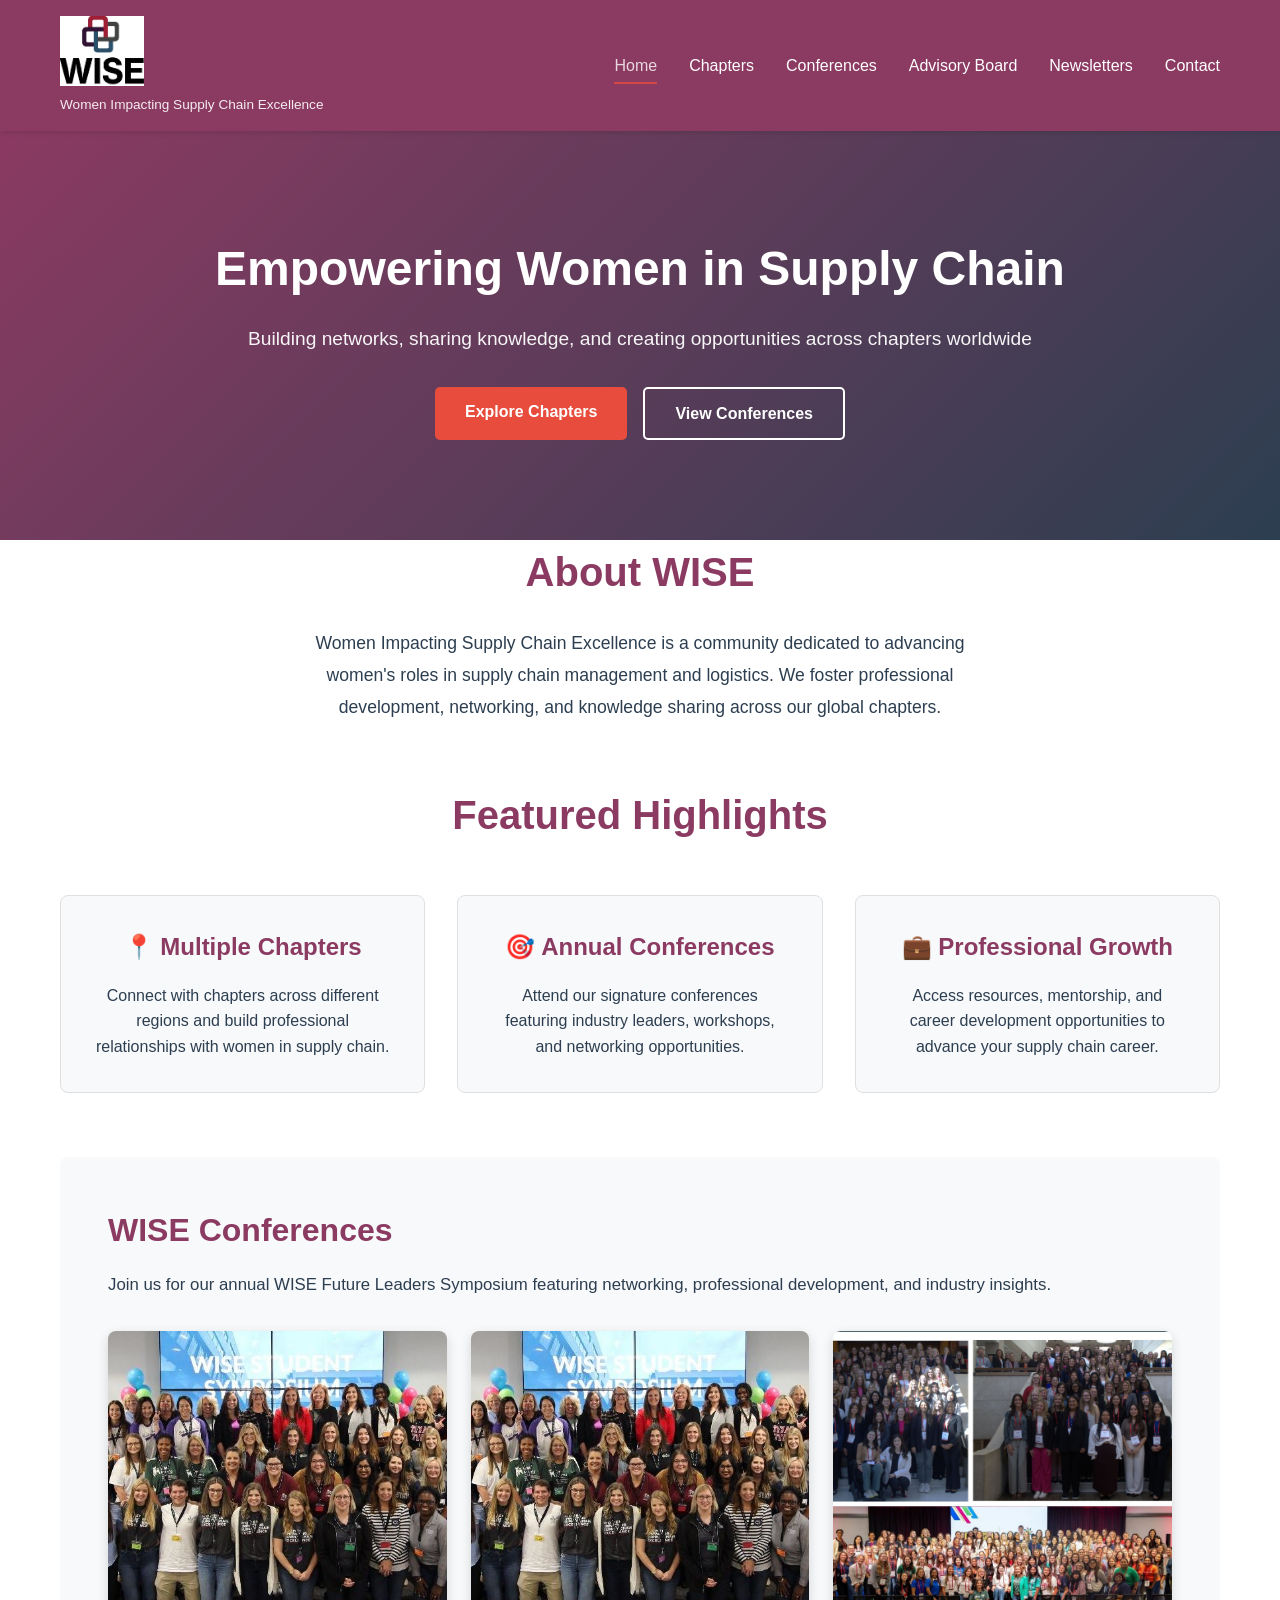
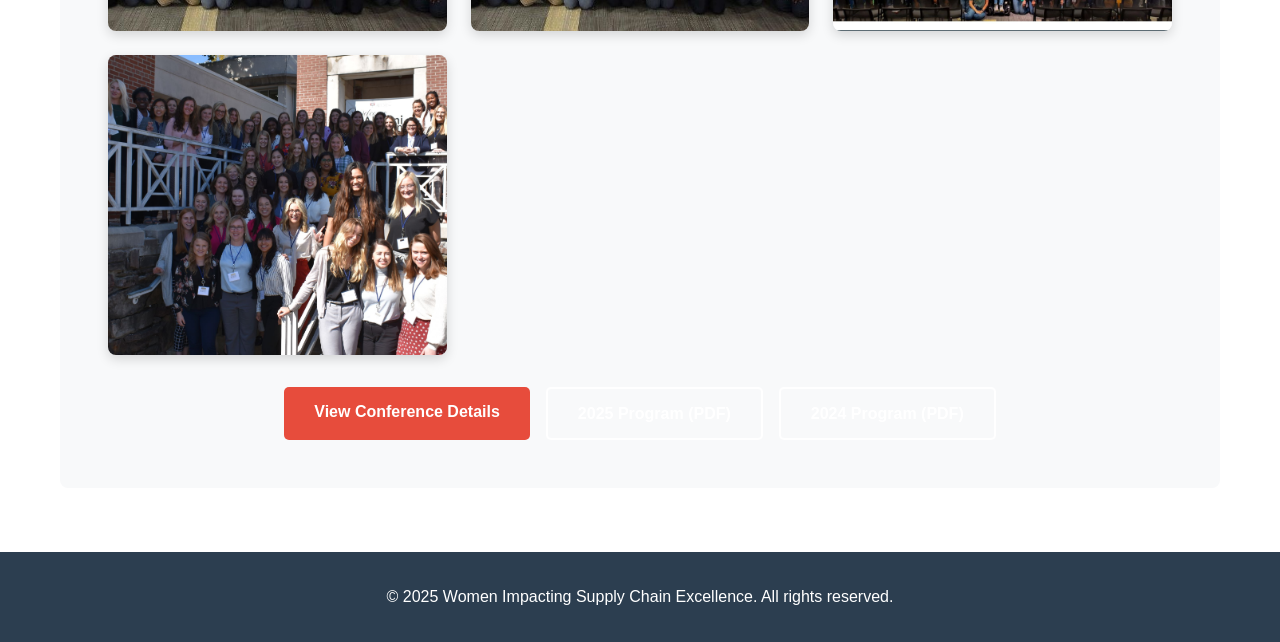
<file: index.html>
<!DOCTYPE html>
<html lang="en">
<head>
    <meta charset="UTF-8">
    <meta name="viewport" content="width=device-width, initial-scale=1.0">
    <title>WISE - Women Impacting Supply Chain Excellence</title>
    <link rel="icon" href="images/WISE_student_logo-color.jpg" type="image/jpeg">
    <link rel="stylesheet" href="css/styles.css">
</head>
<body>
    <nav class="navbar">
        <div class="container">
            <div class="logo">
                <img src="images/WISE_student_logo-color.jpg" alt="WISE Logo" class="logo-img">
                <p class="tagline">Women Impacting Supply Chain Excellence</p>
            </div>
            <ul class="nav-links">
                <li><a href="index.html" class="active">Home</a></li>
                <li><a href="pages/chapters.html">Chapters</a></li>
                <li><a href="pages/conferences.html">Conferences</a></li>
                <li><a href="pages/advisory-board.html">Advisory Board</a></li>
                <li><a href="pages/newsletters.html">Newsletters</a></li>
                <li><a href="pages/contact.html">Contact</a></li>
            </ul>
            <button class="menu-toggle" id="menuToggle">☰</button>
        </div>
    </nav>

    <header class="hero">
        <div class="hero-content">
            <h2>Empowering Women in Supply Chain</h2>
            <p>Building networks, sharing knowledge, and creating opportunities across chapters worldwide</p>
            <div class="cta-buttons">
                <a href="pages/chapters.html" class="btn btn-primary">Explore Chapters</a>
                <a href="pages/conferences.html" class="btn btn-secondary">View Conferences</a>
            </div>
        </div>
    </header>

    <main class="container">
        <section class="about">
            <h2>About WISE</h2>
            <p>Women Impacting Supply Chain Excellence is a community dedicated to advancing women's roles in supply chain management and logistics. We foster professional development, networking, and knowledge sharing across our global chapters.</p>
        </section>

        <section class="featured">
            <h2>Featured Highlights</h2>
            <div class="cards-grid">
                <div class="card">
                    <h3>📍 Multiple Chapters</h3>
                    <p>Connect with chapters across different regions and build professional relationships with women in supply chain.</p>
                </div>
                <div class="card">
                    <h3>🎯 Annual Conferences</h3>
                    <p>Attend our signature conferences featuring industry leaders, workshops, and networking opportunities.</p>
                </div>
                <div class="card">
                    <h3>💼 Professional Growth</h3>
                    <p>Access resources, mentorship, and career development opportunities to advance your supply chain career.</p>
                </div>
            </div>
        </section>

        <section class="conference-highlights">
            <h2>WISE Conferences</h2>
            <p>Join us for our annual WISE Future Leaders Symposium featuring networking, professional development, and industry insights.</p>
            <div class="conference-gallery">
                <img src="Resources/Photo keeping/Conferences/First Conference.jpeg" alt="WISE Conference" class="conf-photo">
                <img src="Resources/Photo keeping/Conferences/1757960559770.jpeg" alt="WISE Conference Attendees" class="conf-photo">
                <img src="Resources/Photo keeping/Conferences/1757960559731.jpeg" alt="WISE Conference Event" class="conf-photo">
                <img src="Resources/Photo keeping/Conferences/1757960562400.jpeg" alt="WISE Conference Networking" class="conf-photo">
            </div>
            <div class="conference-links">
                <a href="pages/conferences.html" class="btn btn-primary">View Conference Details</a>
                <a href="Resources/Conference/2025-WISE-Future-Leaders-Symposium%20program%20compressed.pdf" class="btn btn-secondary" target="_blank">2025 Program (PDF)</a>
                <a href="Resources/Conference/2024-WISE-Future-Leaders-Symposium.pdf" class="btn btn-secondary" target="_blank">2024 Program (PDF)</a>
            </div>
        </section>
    </main>

    <footer>
        <div class="container">
            <p>&copy; 2025 Women Impacting Supply Chain Excellence. All rights reserved.</p>
        </div>
    </footer>

    <script src="js/script.js"></script>
</body>
</html>
</file>
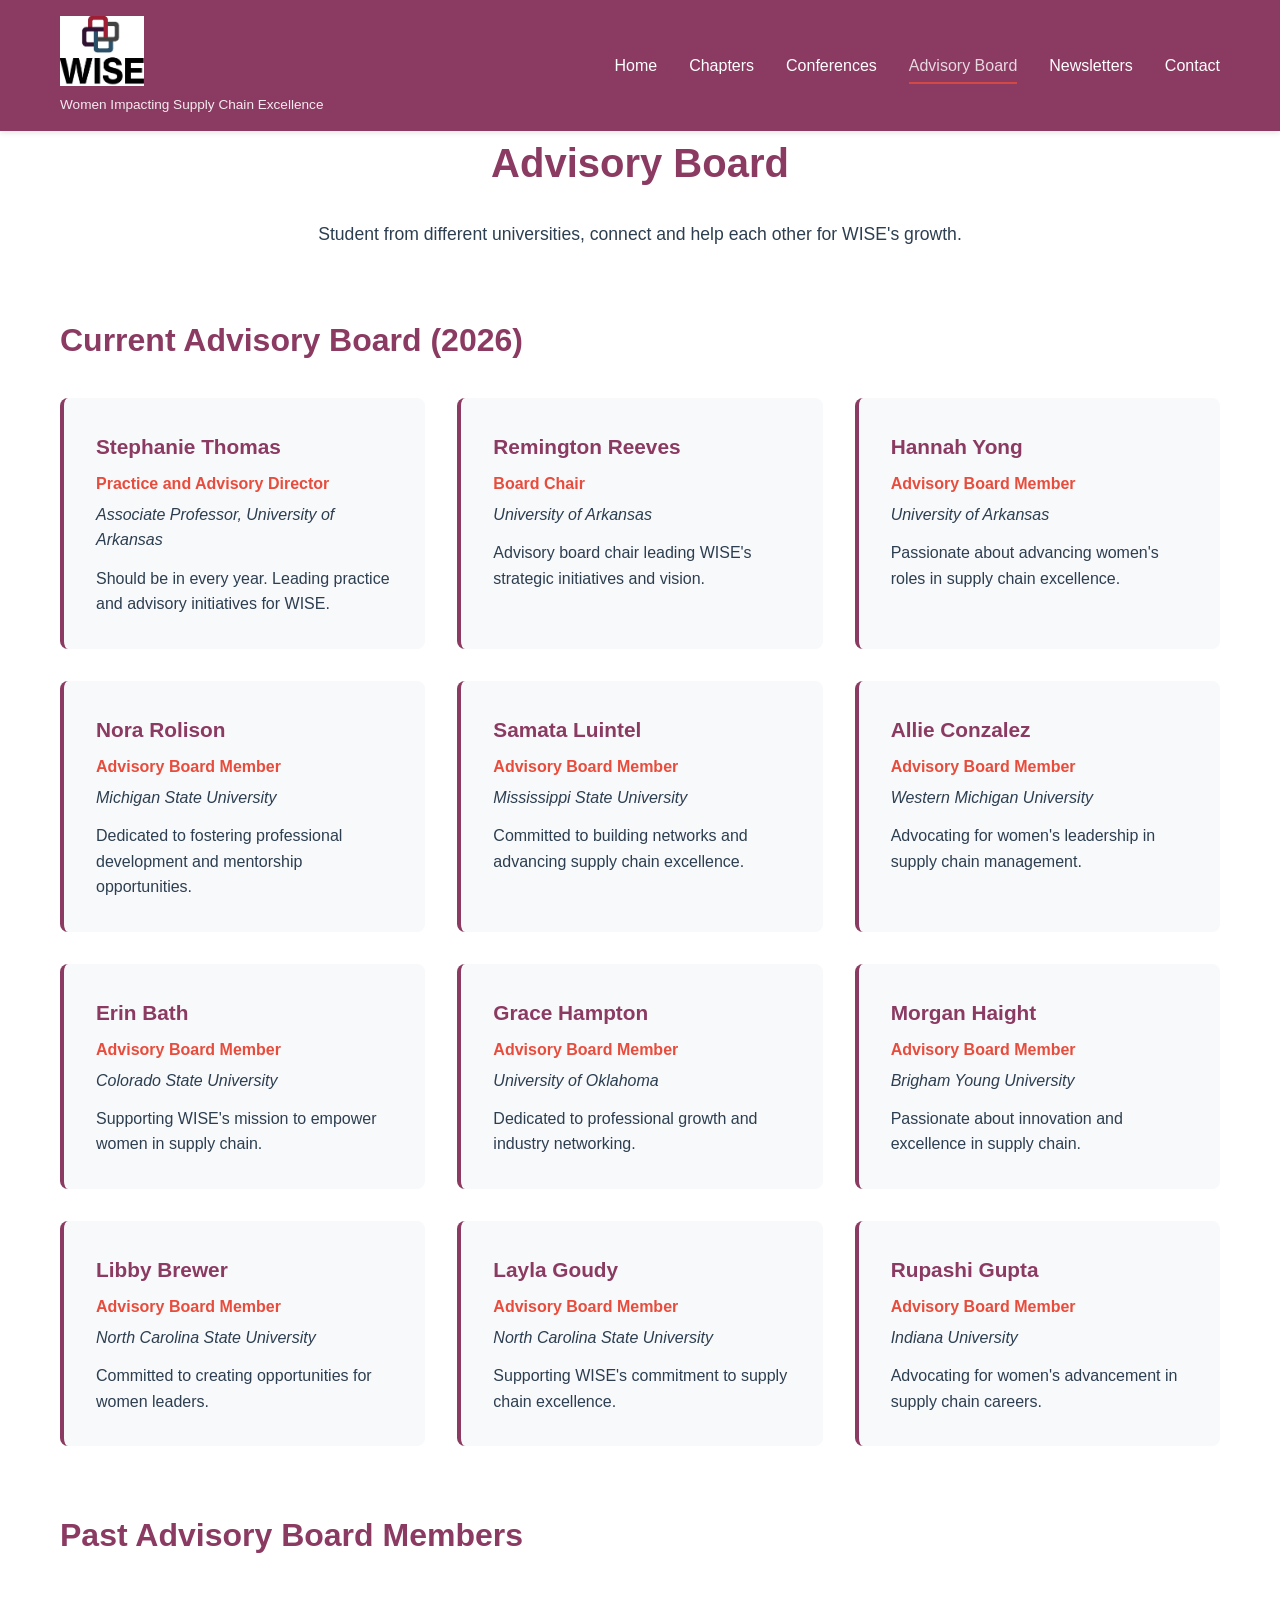
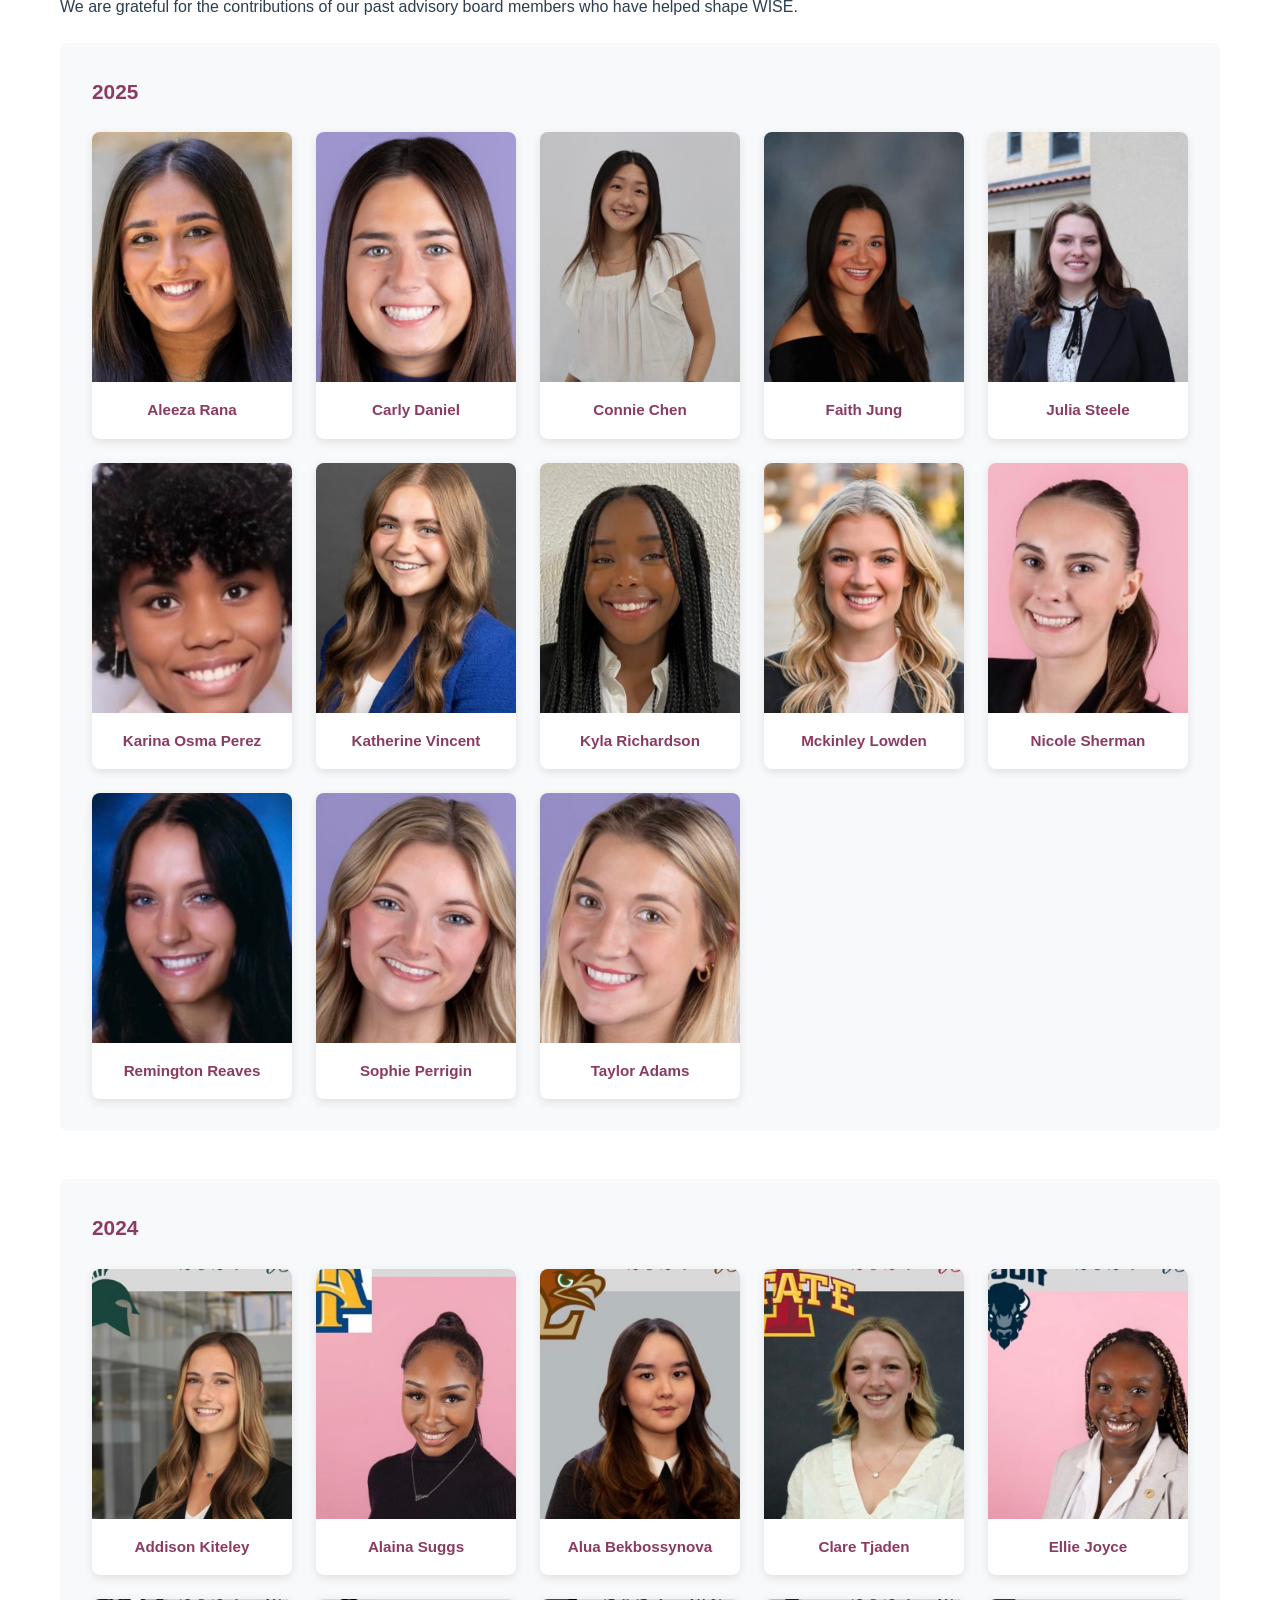
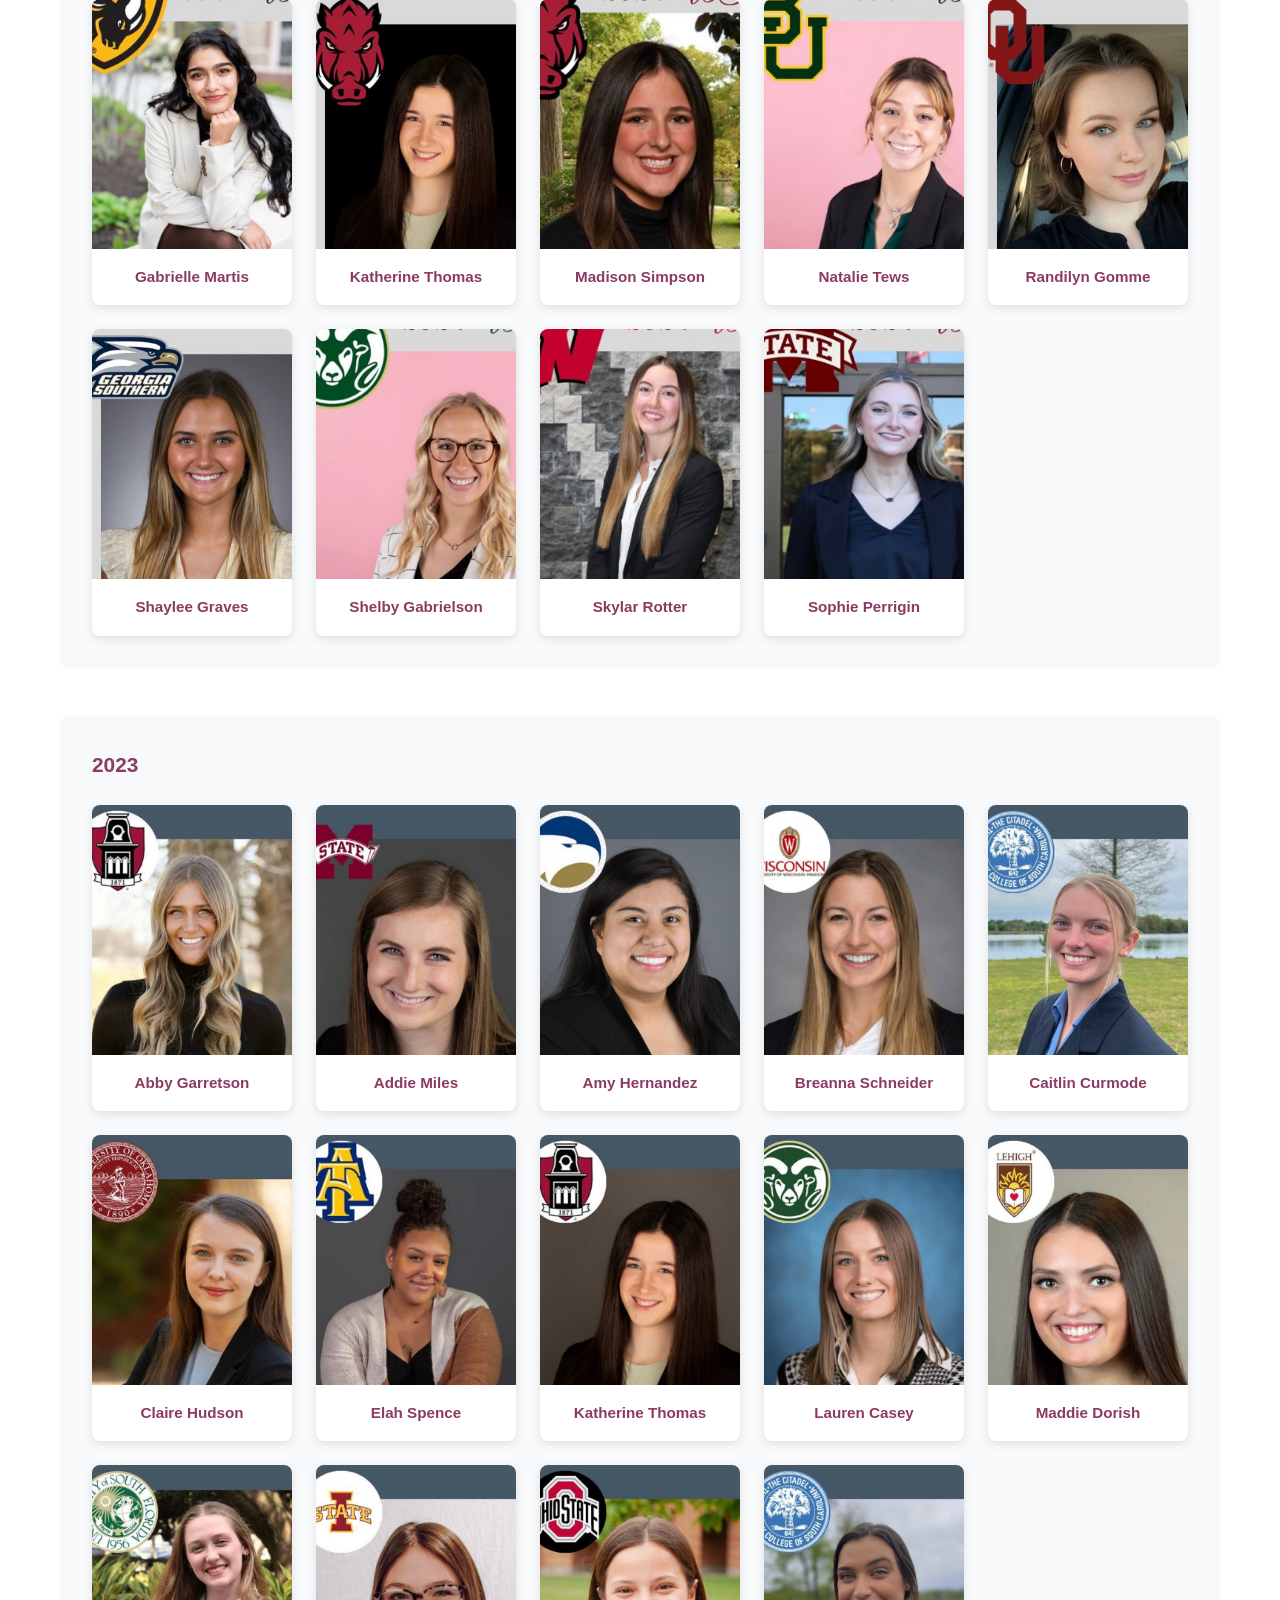
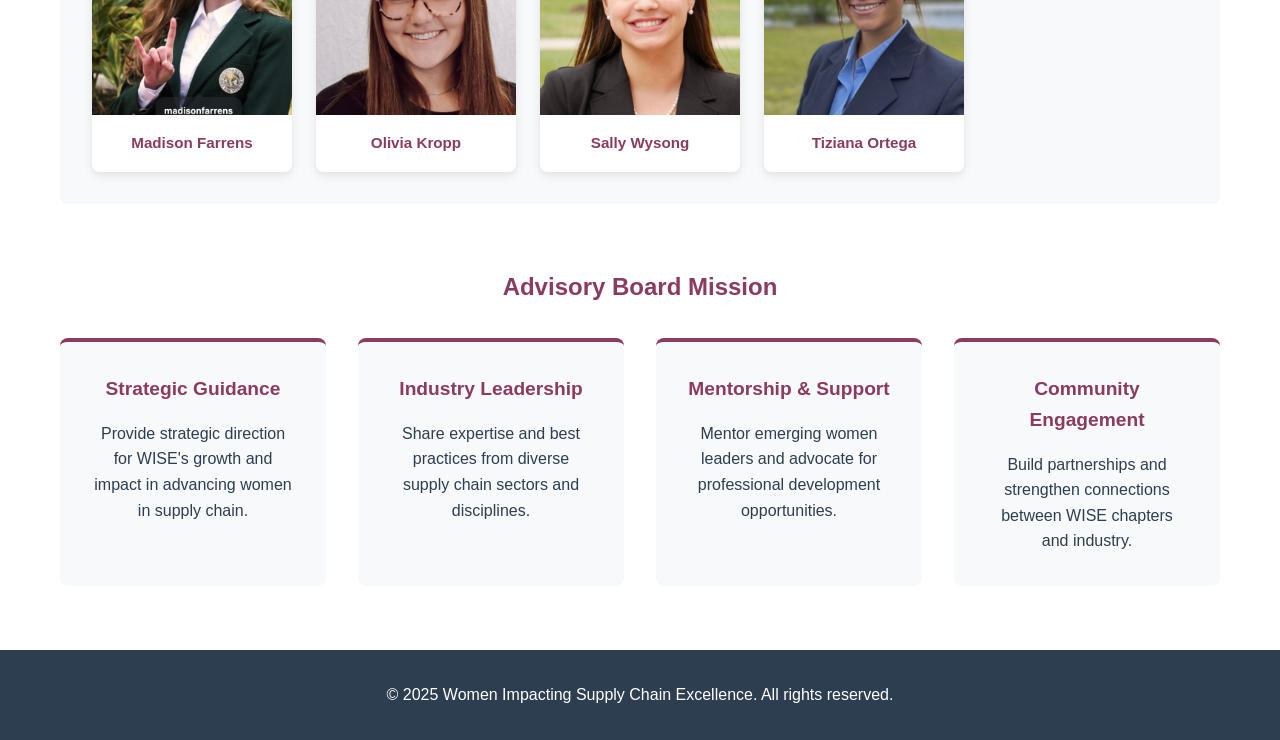
<file: pages/advisory-board.html>
<!DOCTYPE html>
<html lang="en">
<head>
    <meta charset="UTF-8">
    <meta name="viewport" content="width=device-width, initial-scale=1.0">
    <title>Advisory Board - WISE</title>
    <link rel="icon" href="../images/WISE_student_logo-color.jpg" type="image/jpeg">
    <link rel="stylesheet" href="../css/styles.css">
</head>
<body>
    <nav class="navbar">
        <div class="container">
            <div class="logo">
                <img src="../images/WISE_student_logo-color.jpg" alt="WISE Logo" class="logo-img">
                <p class="tagline">Women Impacting Supply Chain Excellence</p>
            </div>
            <ul class="nav-links">
                <li><a href="../index.html">Home</a></li>
                <li><a href="chapters.html">Chapters</a></li>
                <li><a href="conferences.html">Conferences</a></li>
                <li><a href="advisory-board.html" class="active">Advisory Board</a></li>
                <li><a href="newsletters.html">Newsletters</a></li>
                <li><a href="contact.html">Contact</a></li>
            </ul>
            <button class="menu-toggle" id="menuToggle">☰</button>
        </div>
    </nav>

    <main class="container">
        <section class="about">
            <h2>Advisory Board</h2>
            <p> Student from different universities, connect and help each other for WISE's growth. </p>
        </section>

        <section class="advisory-section">
            <h2>Current Advisory Board (2026)</h2>
            <div class="board-grid">
                <div class="board-member">
                    <div class="member-info">
                        <h3>Stephanie Thomas</h3>
                        <p class="title">Practice and Advisory Director</p>
                        <p class="company">Associate Professor, University of Arkansas</p>
                        <p class="bio">Should be in every year. Leading practice and advisory initiatives for WISE.</p>
                    </div>
                </div>

                <div class="board-member">
                    <div class="member-info">
                        <h3>Remington Reeves</h3>
                        <p class="title">Board Chair</p>
                        <p class="company">University of Arkansas</p>
                        <p class="bio">Advisory board chair leading WISE's strategic initiatives and vision.</p>
                    </div>
                </div>

                <div class="board-member">
                    <div class="member-info">
                        <h3>Hannah Yong</h3>
                        <p class="title">Advisory Board Member</p>
                        <p class="company">University of Arkansas</p>
                        <p class="bio">Passionate about advancing women's roles in supply chain excellence.</p>
                    </div>
                </div>

                <div class="board-member">
                    <div class="member-info">
                        <h3>Nora Rolison</h3>
                        <p class="title">Advisory Board Member</p>
                        <p class="company">Michigan State University</p>
                        <p class="bio">Dedicated to fostering professional development and mentorship opportunities.</p>
                    </div>
                </div>

                <div class="board-member">
                    <div class="member-info">
                        <h3>Samata Luintel</h3>
                        <p class="title">Advisory Board Member</p>
                        <p class="company">Mississippi State University</p>
                        <p class="bio">Committed to building networks and advancing supply chain excellence.</p>
                    </div>
                </div>

                <div class="board-member">
                    <div class="member-info">
                        <h3>Allie Conzalez</h3>
                        <p class="title">Advisory Board Member</p>
                        <p class="company">Western Michigan University</p>
                        <p class="bio">Advocating for women's leadership in supply chain management.</p>
                    </div>
                </div>

                <div class="board-member">
                    <div class="member-info">
                        <h3>Erin Bath</h3>
                        <p class="title">Advisory Board Member</p>
                        <p class="company">Colorado State University</p>
                        <p class="bio">Supporting WISE's mission to empower women in supply chain.</p>
                    </div>
                </div>

                <div class="board-member">
                    <div class="member-info">
                        <h3>Grace Hampton</h3>
                        <p class="title">Advisory Board Member</p>
                        <p class="company">University of Oklahoma</p>
                        <p class="bio">Dedicated to professional growth and industry networking.</p>
                    </div>
                </div>

                <div class="board-member">
                    <div class="member-info">
                        <h3>Morgan Haight</h3>
                        <p class="title">Advisory Board Member</p>
                        <p class="company">Brigham Young University</p>
                        <p class="bio">Passionate about innovation and excellence in supply chain.</p>
                    </div>
                </div>

                <div class="board-member">
                    <div class="member-info">
                        <h3>Libby Brewer</h3>
                        <p class="title">Advisory Board Member</p>
                        <p class="company">North Carolina State University</p>
                        <p class="bio">Committed to creating opportunities for women leaders.</p>
                    </div>
                </div>

                <div class="board-member">
                    <div class="member-info">
                        <h3>Layla Goudy</h3>
                        <p class="title">Advisory Board Member</p>
                        <p class="company">North Carolina State University</p>
                        <p class="bio">Supporting WISE's commitment to supply chain excellence.</p>
                    </div>
                </div>

                <div class="board-member">
                    <div class="member-info">
                        <h3>Rupashi Gupta</h3>
                        <p class="title">Advisory Board Member</p>
                        <p class="company">Indiana University</p>
                        <p class="bio">Advocating for women's advancement in supply chain careers.</p>
                    </div>
                </div>
            </div>
        </section>

        <section class="advisory-section">
            <h2>Past Advisory Board Members</h2>
            <p style="margin-bottom: 1.5rem;">We are grateful for the contributions of our past advisory board members who have helped shape WISE.</p>
            
            <div class="past-board-container">
                <div class="past-board-period" data-year="2025">
                    <h3>2025</h3>
                    <div class="photo-gallery">
                        <div class="board-photo-card">
                            <img src="../Resources/Photo keeping/AdvisoryBoard_2025/Aleeza Rana.jpg" alt="Aleeza Rana" class="board-photo">
                            <p class="photo-name">Aleeza Rana</p>
                        </div>
                        <div class="board-photo-card">
                            <img src="../Resources/Photo keeping/AdvisoryBoard_2025/Carly Daniel.jpg" alt="Carly Daniel" class="board-photo">
                            <p class="photo-name">Carly Daniel</p>
                        </div>
                        <div class="board-photo-card">
                            <img src="../Resources/Photo keeping/AdvisoryBoard_2025/Connie Chen.jpg" alt="Connie Chen" class="board-photo">
                            <p class="photo-name">Connie Chen</p>
                        </div>
                        <div class="board-photo-card">
                            <img src="../Resources/Photo keeping/AdvisoryBoard_2025/Faith Jung.jpg" alt="Faith Jung" class="board-photo">
                            <p class="photo-name">Faith Jung</p>
                        </div>
                        <div class="board-photo-card">
                            <img src="../Resources/Photo keeping/AdvisoryBoard_2025/Julia Steele.jpg" alt="Julia Steele" class="board-photo">
                            <p class="photo-name">Julia Steele</p>
                        </div>
                        <div class="board-photo-card">
                            <img src="../Resources/Photo keeping/AdvisoryBoard_2025/Karina Osma Perez.jpg" alt="Karina Osma Perez" class="board-photo">
                            <p class="photo-name">Karina Osma Perez</p>
                        </div>
                        <div class="board-photo-card">
                            <img src="../Resources/Photo keeping/AdvisoryBoard_2025/Katherine Vincent.jpg" alt="Katherine Vincent" class="board-photo">
                            <p class="photo-name">Katherine Vincent</p>
                        </div>
                        <div class="board-photo-card">
                            <img src="../Resources/Photo keeping/AdvisoryBoard_2025/Kyla Richardson.jpg" alt="Kyla Richardson" class="board-photo">
                            <p class="photo-name">Kyla Richardson</p>
                        </div>
                        <div class="board-photo-card">
                            <img src="../Resources/Photo keeping/AdvisoryBoard_2025/Mckinley Lowden.jpg" alt="Mckinley Lowden" class="board-photo">
                            <p class="photo-name">Mckinley Lowden</p>
                        </div>
                        <div class="board-photo-card">
                            <img src="../Resources/Photo keeping/AdvisoryBoard_2025/Nicole Sherman.jpg" alt="Nicole Sherman" class="board-photo">
                            <p class="photo-name">Nicole Sherman</p>
                        </div>
                        <div class="board-photo-card">
                            <img src="../Resources/Photo keeping/AdvisoryBoard_2025/Remington Reaves.jpg" alt="Remington Reaves" class="board-photo">
                            <p class="photo-name">Remington Reaves</p>
                        </div>
                        <div class="board-photo-card">
                            <img src="../Resources/Photo keeping/AdvisoryBoard_2025/Sophie Perrigin.jpg" alt="Sophie Perrigin" class="board-photo">
                            <p class="photo-name">Sophie Perrigin</p>
                        </div>
                        <div class="board-photo-card">
                            <img src="../Resources/Photo keeping/AdvisoryBoard_2025/Taylor Adams.jpg" alt="Taylor Adams" class="board-photo">
                            <p class="photo-name">Taylor Adams</p>
                        </div>
                    </div>
                </div>

                <div class="past-board-period" data-year="2024">
                    <h3>2024</h3>
                    <div class="photo-gallery">
                        <div class="board-photo-card">
                            <img src="../Resources/Photo keeping/AdvisoryBoard_2024/Addison Kiteley.jpg" alt="Addison Kiteley" class="board-photo">
                            <p class="photo-name">Addison Kiteley</p>
                        </div>
                        <div class="board-photo-card">
                            <img src="../Resources/Photo keeping/AdvisoryBoard_2024/Alaina Suggs.jpg" alt="Alaina Suggs" class="board-photo">
                            <p class="photo-name">Alaina Suggs</p>
                        </div>
                        <div class="board-photo-card">
                            <img src="../Resources/Photo keeping/AdvisoryBoard_2024/Alua Bekbossynova.jpg" alt="Alua Bekbossynova" class="board-photo">
                            <p class="photo-name">Alua Bekbossynova</p>
                        </div>
                        <div class="board-photo-card">
                            <img src="../Resources/Photo keeping/AdvisoryBoard_2024/Clare Tjaden.jpg" alt="Clare Tjaden" class="board-photo">
                            <p class="photo-name">Clare Tjaden</p>
                        </div>
                        <div class="board-photo-card">
                            <img src="../Resources/Photo keeping/AdvisoryBoard_2024/Ellie Joyce.jpg" alt="Ellie Joyce" class="board-photo">
                            <p class="photo-name">Ellie Joyce</p>
                        </div>
                        <div class="board-photo-card">
                            <img src="../Resources/Photo keeping/AdvisoryBoard_2024/Gabrielle Martis.jpg" alt="Gabrielle Martis" class="board-photo">
                            <p class="photo-name">Gabrielle Martis</p>
                        </div>
                        <div class="board-photo-card">
                            <img src="../Resources/Photo keeping/AdvisoryBoard_2024/Katherine Thomas.jpg" alt="Katherine Thomas" class="board-photo">
                            <p class="photo-name">Katherine Thomas</p>
                        </div>
                        <div class="board-photo-card">
                            <img src="../Resources/Photo keeping/AdvisoryBoard_2024/Madison Simpson.jpg" alt="Madison Simpson" class="board-photo">
                            <p class="photo-name">Madison Simpson</p>
                        </div>
                        <div class="board-photo-card">
                            <img src="../Resources/Photo keeping/AdvisoryBoard_2024/Natalie Tews.jpg" alt="Natalie Tews" class="board-photo">
                            <p class="photo-name">Natalie Tews</p>
                        </div>
                        <div class="board-photo-card">
                            <img src="../Resources/Photo keeping/AdvisoryBoard_2024/Randilyn Gomme.jpg" alt="Randilyn Gomme" class="board-photo">
                            <p class="photo-name">Randilyn Gomme</p>
                        </div>
                        <div class="board-photo-card">
                            <img src="../Resources/Photo keeping/AdvisoryBoard_2024/Shaylee Graves.jpg" alt="Shaylee Graves" class="board-photo">
                            <p class="photo-name">Shaylee Graves</p>
                        </div>
                        <div class="board-photo-card">
                            <img src="../Resources/Photo keeping/AdvisoryBoard_2024/Shelby Gabrielson.jpg" alt="Shelby Gabrielson" class="board-photo">
                            <p class="photo-name">Shelby Gabrielson</p>
                        </div>
                        <div class="board-photo-card">
                            <img src="../Resources/Photo keeping/AdvisoryBoard_2024/Skylar Rotter.jpg" alt="Skylar Rotter" class="board-photo">
                            <p class="photo-name">Skylar Rotter</p>
                        </div>
                        <div class="board-photo-card">
                            <img src="../Resources/Photo keeping/AdvisoryBoard_2024/Sophie Perrigin.jpg" alt="Sophie Perrigin" class="board-photo">
                            <p class="photo-name">Sophie Perrigin</p>
                        </div>
                    </div>
                </div>

                <div class="past-board-period" data-year="2023">
                    <h3>2023</h3>
                    <div class="photo-gallery">
                        <div class="board-photo-card">
                            <img src="../Resources/Photo keeping/AdvisoryBoard_2023/Abby Garretson.jpg" alt="Abby Garretson" class="board-photo">
                            <p class="photo-name">Abby Garretson</p>
                        </div>
                        <div class="board-photo-card">
                            <img src="../Resources/Photo keeping/AdvisoryBoard_2023/Addie Miles.jpg" alt="Addie Miles" class="board-photo">
                            <p class="photo-name">Addie Miles</p>
                        </div>
                        <div class="board-photo-card">
                            <img src="../Resources/Photo keeping/AdvisoryBoard_2023/Amy Hernandez.jpg" alt="Amy Hernandez" class="board-photo">
                            <p class="photo-name">Amy Hernandez</p>
                        </div>
                        <div class="board-photo-card">
                            <img src="../Resources/Photo keeping/AdvisoryBoard_2023/Breanna Schneider.jpg" alt="Breanna Schneider" class="board-photo">
                            <p class="photo-name">Breanna Schneider</p>
                        </div>
                        <div class="board-photo-card">
                            <img src="../Resources/Photo keeping/AdvisoryBoard_2023/Caitlin Curmode.jpg" alt="Caitlin Curmode" class="board-photo">
                            <p class="photo-name">Caitlin Curmode</p>
                        </div>
                        <div class="board-photo-card">
                            <img src="../Resources/Photo keeping/AdvisoryBoard_2023/Claire Hudson.jpg" alt="Claire Hudson" class="board-photo">
                            <p class="photo-name">Claire Hudson</p>
                        </div>
                        <div class="board-photo-card">
                            <img src="../Resources/Photo keeping/AdvisoryBoard_2023/Elah Spence.jpg" alt="Elah Spence" class="board-photo">
                            <p class="photo-name">Elah Spence</p>
                        </div>
                        <div class="board-photo-card">
                            <img src="../Resources/Photo keeping/AdvisoryBoard_2023/Katherine Thomas.jpg" alt="Katherine Thomas" class="board-photo">
                            <p class="photo-name">Katherine Thomas</p>
                        </div>
                        <div class="board-photo-card">
                            <img src="../Resources/Photo keeping/AdvisoryBoard_2023/Lauren Casey.jpg" alt="Lauren Casey" class="board-photo">
                            <p class="photo-name">Lauren Casey</p>
                        </div>
                        <div class="board-photo-card">
                            <img src="../Resources/Photo keeping/AdvisoryBoard_2023/Maddie Dorish.jpg" alt="Maddie Dorish" class="board-photo">
                            <p class="photo-name">Maddie Dorish</p>
                        </div>
                        <div class="board-photo-card">
                            <img src="../Resources/Photo keeping/AdvisoryBoard_2023/Madison Farrens.jpg" alt="Madison Farrens" class="board-photo">
                            <p class="photo-name">Madison Farrens</p>
                        </div>
                        <div class="board-photo-card">
                            <img src="../Resources/Photo keeping/AdvisoryBoard_2023/Olivia Kropp.jpg" alt="Olivia Kropp" class="board-photo">
                            <p class="photo-name">Olivia Kropp</p>
                        </div>
                        <div class="board-photo-card">
                            <img src="../Resources/Photo keeping/AdvisoryBoard_2023/Sally Wysong.jpg" alt="Sally Wysong" class="board-photo">
                            <p class="photo-name">Sally Wysong</p>
                        </div>
                        <div class="board-photo-card">
                            <img src="../Resources/Photo keeping/AdvisoryBoard_2023/Tiziana Ortega.jpg" alt="Tiziana Ortega" class="board-photo">
                            <p class="photo-name">Tiziana Ortega</p>
                        </div>
                    </div>
                </div>

            </div>
        </section>

        <section class="advisory-info">
            <h2>Advisory Board Mission</h2>
            <div class="mission-cards">
                <div class="mission-card">
                    <h3>Strategic Guidance</h3>
                    <p>Provide strategic direction for WISE's growth and impact in advancing women in supply chain.</p>
                </div>
                <div class="mission-card">
                    <h3>Industry Leadership</h3>
                    <p>Share expertise and best practices from diverse supply chain sectors and disciplines.</p>
                </div>
                <div class="mission-card">
                    <h3>Mentorship & Support</h3>
                    <p>Mentor emerging women leaders and advocate for professional development opportunities.</p>
                </div>
                <div class="mission-card">
                    <h3>Community Engagement</h3>
                    <p>Build partnerships and strengthen connections between WISE chapters and industry.</p>
                </div>
            </div>
        </section>
    </main>

    <footer>
        <div class="container">
            <p>&copy; 2025 Women Impacting Supply Chain Excellence. All rights reserved.</p>
        </div>
    </footer>

    <script src="../js/script.js"></script>
    <script>
        // Board filter dropdown functionality
        const boardYearFilter = document.getElementById('boardYear');
        const pastBoardPeriods = document.querySelectorAll('.past-board-period');
        
        if (boardYearFilter) {
            boardYearFilter.addEventListener('change', function(e) {
                const selectedYear = e.target.value;
                
                if (selectedYear === 'all') {
                    // Show all boards
                    pastBoardPeriods.forEach(period => {
                        period.style.display = 'block';
                    });
                } else {
                    // Show only selected year
                    pastBoardPeriods.forEach(period => {
                        if (period.dataset.year === selectedYear) {
                            period.style.display = 'block';
                        } else {
                            period.style.display = 'none';
                        }
                    });
                }
            });
        }
    </script>
</body>
</html>
</file>
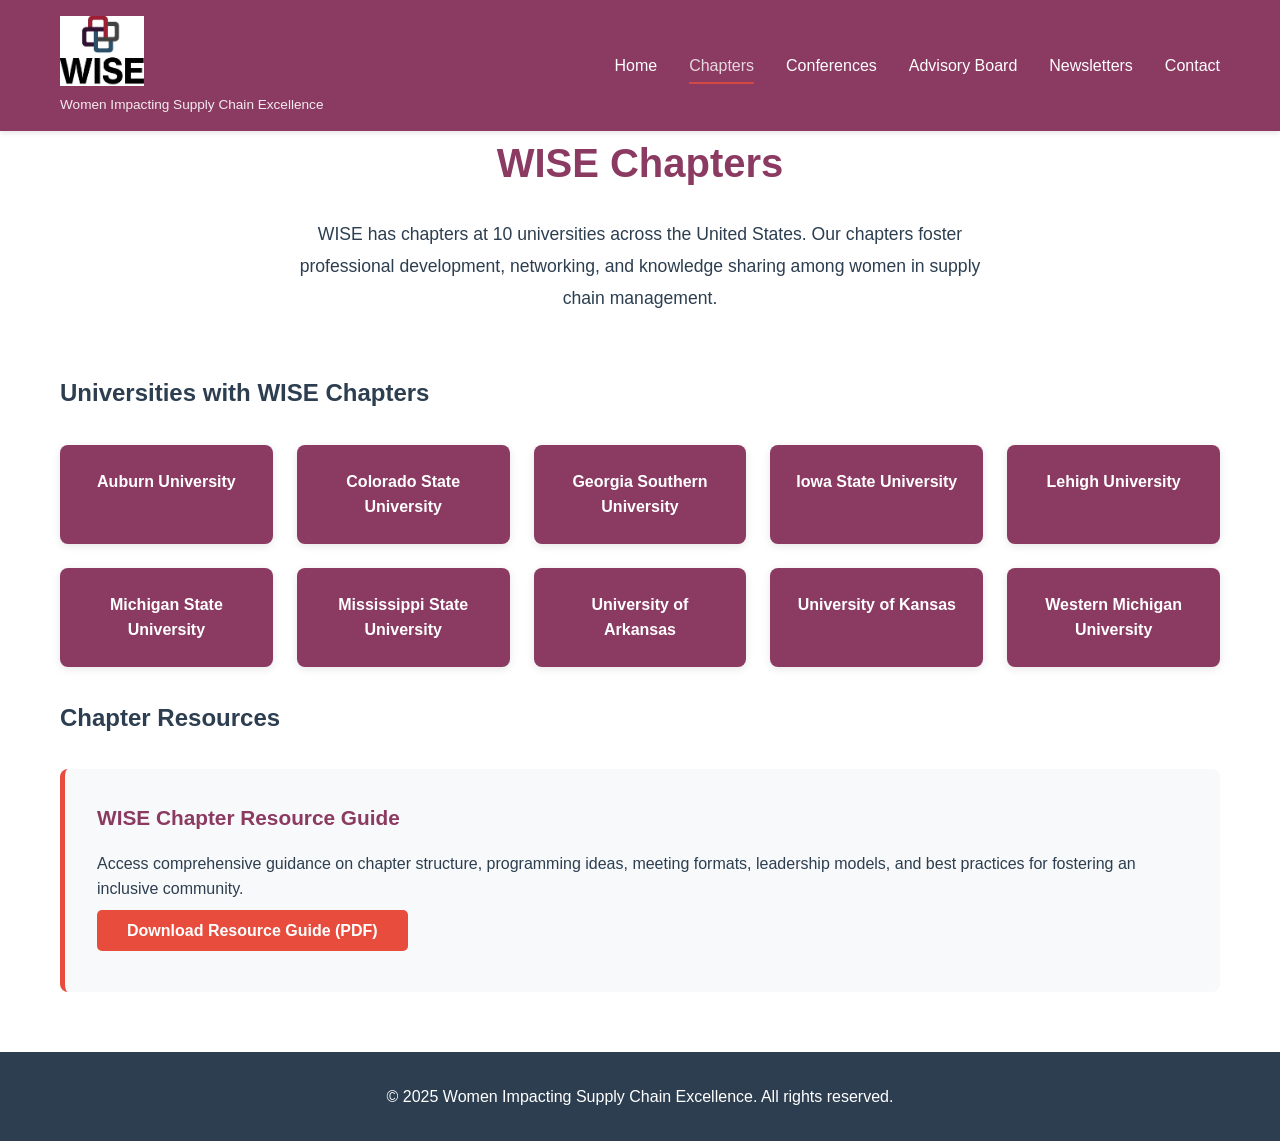
<file: pages/chapters.html>
<!DOCTYPE html>
<html lang="en">
<head>
    <meta charset="UTF-8">
    <meta name="viewport" content="width=device-width, initial-scale=1.0">
    <title>Chapters - WISE</title>
    <link rel="icon" href="../images/WISE_student_logo-color.jpg" type="image/jpeg">
    <link rel="stylesheet" href="../css/styles.css">
</head>
<body>
    <nav class="navbar">
        <div class="container">
            <div class="logo">
                <img src="../images/WISE_student_logo-color.jpg" alt="WISE Logo" class="logo-img">
                <p class="tagline">Women Impacting Supply Chain Excellence</p>
            </div>
            <ul class="nav-links">
                <li><a href="../index.html">Home</a></li>
                <li><a href="chapters.html" class="active">Chapters</a></li>
                <li><a href="conferences.html">Conferences</a></li>
                <li><a href="advisory-board.html">Advisory Board</a></li>
                <li><a href="newsletters.html">Newsletters</a></li>
                <li><a href="contact.html">Contact</a></li>
            </ul>
            <button class="menu-toggle" id="menuToggle">☰</button>
        </div>
    </nav>

    <main class="container">
        <section class="about">
            <h2>WISE Chapters</h2>
            <p>WISE has chapters at 10 universities across the United States. Our chapters foster professional development, networking, and knowledge sharing among women in supply chain management.</p>
        </section>

        <section class="chapters-section">
            <h2>Universities with WISE Chapters</h2>
            <div class="university-grid">
                <div class="university-tile">Auburn University</div>
                <div class="university-tile">Colorado State University</div>
                <div class="university-tile">Georgia Southern University</div>
                <div class="university-tile">Iowa State University</div>
                <div class="university-tile">Lehigh University</div>
                <div class="university-tile">Michigan State University</div>
                <div class="university-tile">Mississippi State University</div>
                <div class="university-tile">University of Arkansas</div>
                <div class="university-tile">University of Kansas</div>
                <div class="university-tile">Western Michigan University</div>
            </div>
        </section>

        <section class="chapters-section">
            <h2>Chapter Resources</h2>
            <div class="resource-box">
                <h3>WISE Chapter Resource Guide</h3>
                <p>Access comprehensive guidance on chapter structure, programming ideas, meeting formats, leadership models, and best practices for fostering an inclusive community.</p>
                <p><a href="../Resources/WISEChapterResouceGuide%20copy.pdf" class="btn btn-primary" target="_blank" rel="noopener">Download Resource Guide (PDF)</a></p>
            </div>
        </section>
    </main>

    <footer>
        <div class="container">
            <p>&copy; 2025 Women Impacting Supply Chain Excellence. All rights reserved.</p>
        </div>
    </footer>

    <script src="../js/script.js"></script>
</body>
</html>
</file>
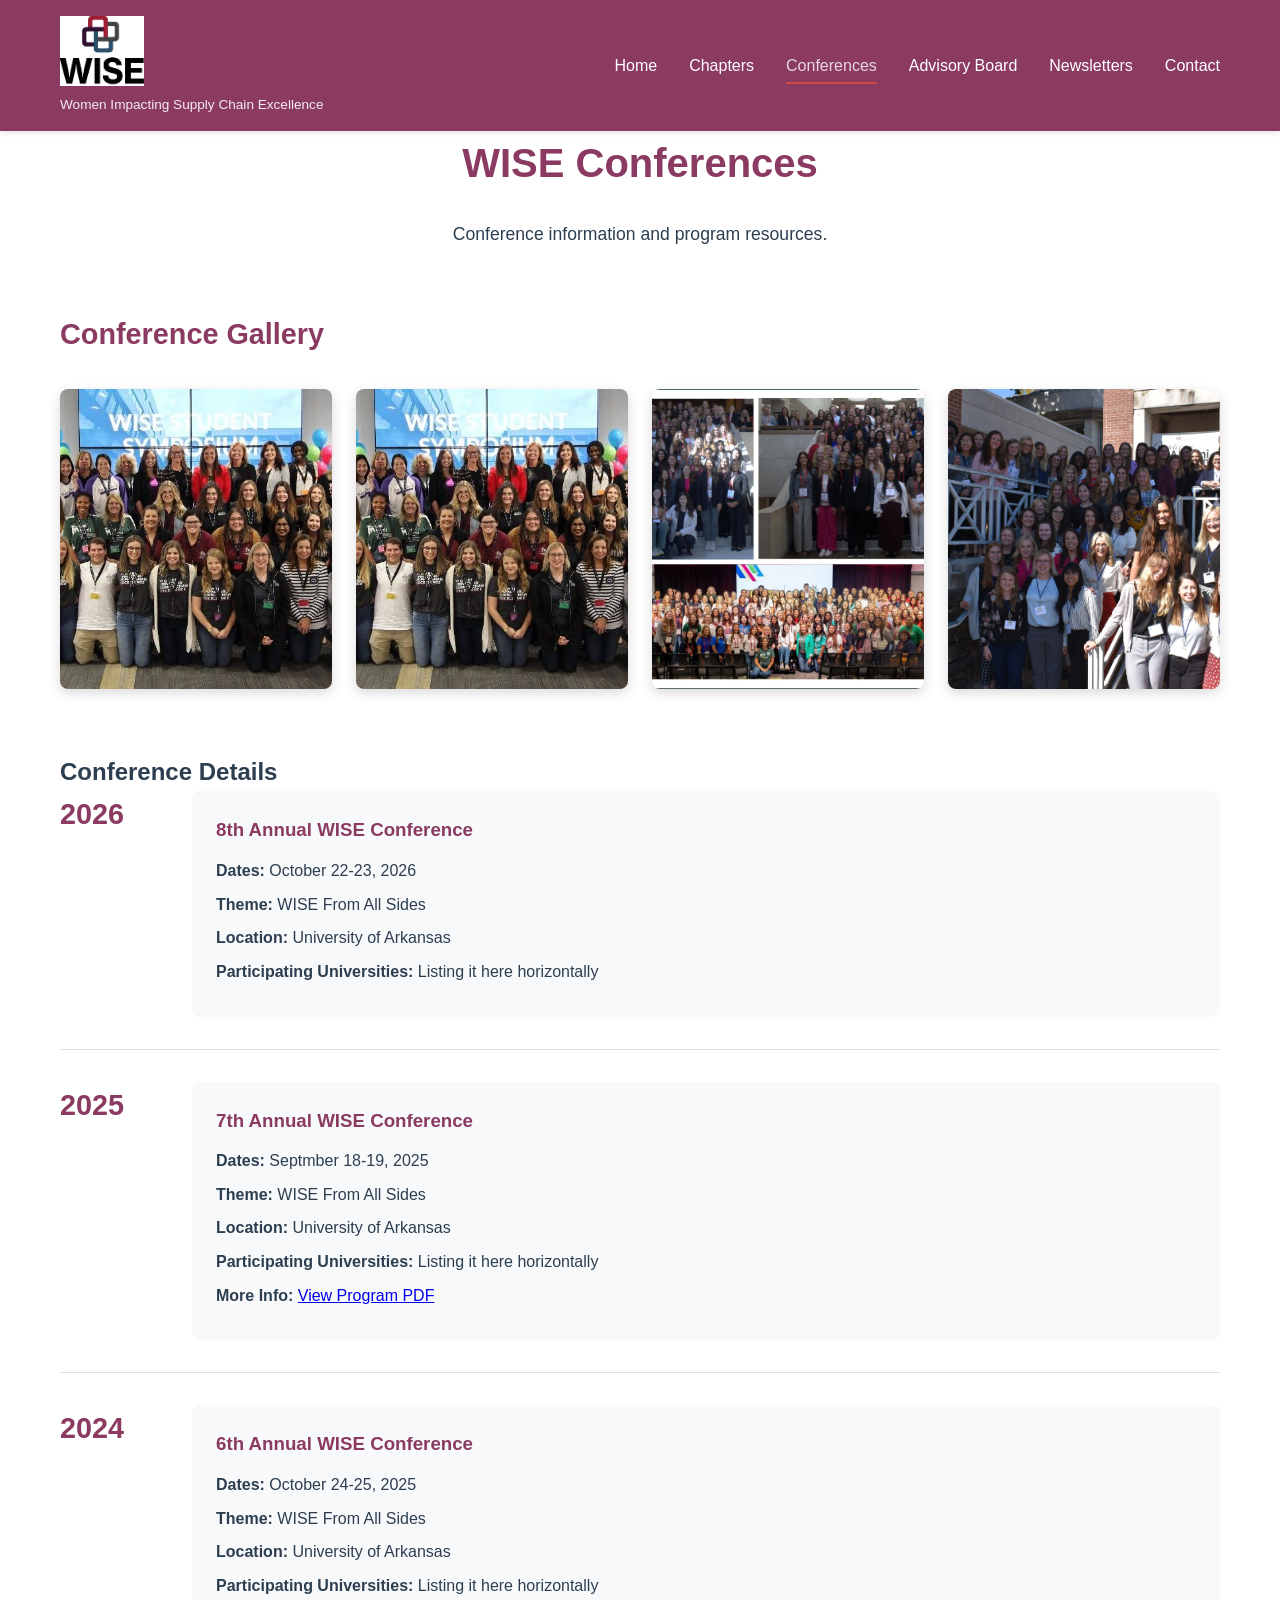
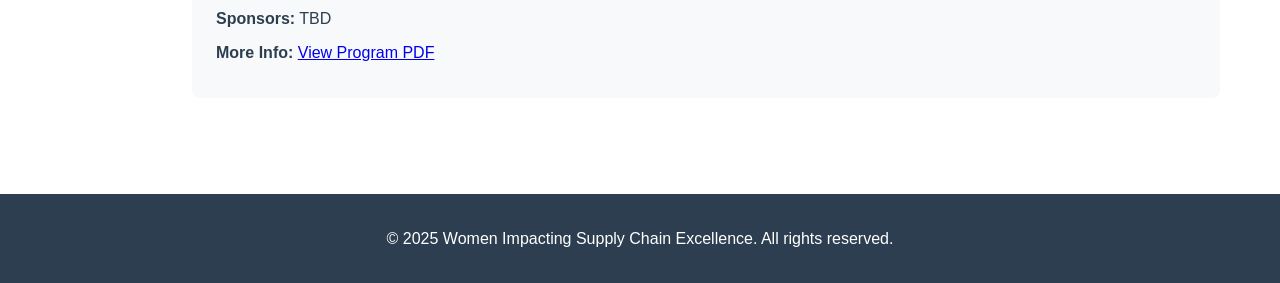
<file: pages/conferences.html>
<!DOCTYPE html>
<html lang="en">
<head>
    <meta charset="UTF-8">
    <meta name="viewport" content="width=device-width, initial-scale=1.0">
    <title>Conferences - WISE</title>
    <link rel="icon" href="../images/WISE_student_logo-color.jpg" type="image/jpeg">
    <link rel="stylesheet" href="../css/styles.css">
</head>
<body>
    <nav class="navbar">
        <div class="container">
            <div class="logo">
                <img src="../images/WISE_student_logo-color.jpg" alt="WISE Logo" class="logo-img">
                <p class="tagline">Women Impacting Supply Chain Excellence</p>
            </div>
            <ul class="nav-links">
                <li><a href="../index.html">Home</a></li>
                <li><a href="chapters.html">Chapters</a></li>
                <li><a href="conferences.html" class="active">Conferences</a></li>
                <li><a href="advisory-board.html">Advisory Board</a></li>
                <li><a href="newsletters.html">Newsletters</a></li>
                <li><a href="contact.html">Contact</a></li>
            </ul>
            <button class="menu-toggle" id="menuToggle">☰</button>
        </div>
    </nav>

    <main class="container">
        <section class="about">
            <h2>WISE Conferences</h2>
            <p>Conference information and program resources.</p>
        </section>

        <section class="conference-photo-gallery">
            <h2>Conference Gallery</h2>
            <div class="photo-gallery-grid">
                <img src="../Resources/Photo keeping/Conferences/First Conference.jpeg" alt="WISE Conference" class="gallery-photo">
                <img src="../Resources/Photo keeping/Conferences/1757960559770.jpeg" alt="WISE Conference Attendees" class="gallery-photo">
                <img src="../Resources/Photo keeping/Conferences/1757960559731.jpeg" alt="WISE Conference Event" class="gallery-photo">
                <img src="../Resources/Photo keeping/Conferences/1757960562400.jpeg" alt="WISE Conference Networking" class="gallery-photo">
            </div>
        </section>

        <section class="past-conferences">
            <h2>Conference Details</h2>

            <div class="conference-timeline">
                <div class="conference-item">
                    <div class="year">2026</div>
                    <div class="conference-details">
                        <h3>8th Annual WISE Conference</h3>
                        <p><strong>Dates:</strong> October 22-23, 2026</p>
                        <p><strong>Theme:</strong> WISE From All Sides</p>
                        <p><strong>Location:</strong> University of Arkansas</p>
                        <p><strong>Participating Universities:</strong> Listing it here horizontally</p>
                    </div>
                </div>

                <div class="conference-item">
                    <div class="year">2025</div>
                    <div class="conference-details">
                        <h3>7th Annual WISE Conference</h3>
                        <p><strong>Dates:</strong> Septmber 18-19, 2025</p>
                        <p><strong>Theme:</strong> WISE From All Sides</p>
                        <p><strong>Location:</strong> University of Arkansas</p>
                        <p><strong>Participating Universities:</strong> Listing it here horizontally</p>
                        <p><strong>More Info:</strong> <a href="../Resources/Conference/2025-WISE-Future-Leaders-Symposium%20program%20compressed.pdf" target="_blank" rel="noopener">View Program PDF</a></p>
                    </div>
                </div>

                <div class="conference-item">
                    <div class="year">2024</div>
                    <div class="conference-details">
                        <h3>6th Annual WISE Conference</h3>
                        <p><strong>Dates:</strong> October 24-25, 2025</p>
                        <p><strong>Theme:</strong> WISE From All Sides</p>
                        <p><strong>Location:</strong> University of Arkansas</p>
                        <p><strong>Participating Universities:</strong> Listing it here horizontally</p>
                        <p><strong>Sponsors:</strong> TBD</p>
                        <p><strong>More Info:</strong> <a href="../Resources/Conference/2024-WISE-Future-Leaders-Symposium.pdf" target="_blank" rel="noopener">View Program PDF</a></p>
                    </div>
                </div>
            </div>
        </section>
    </main>

    <footer>
        <div class="container">
            <p>&copy; 2025 Women Impacting Supply Chain Excellence. All rights reserved.</p>
        </div>
    </footer>

    <script src="../js/script.js"></script>
</body>
</html>
</file>
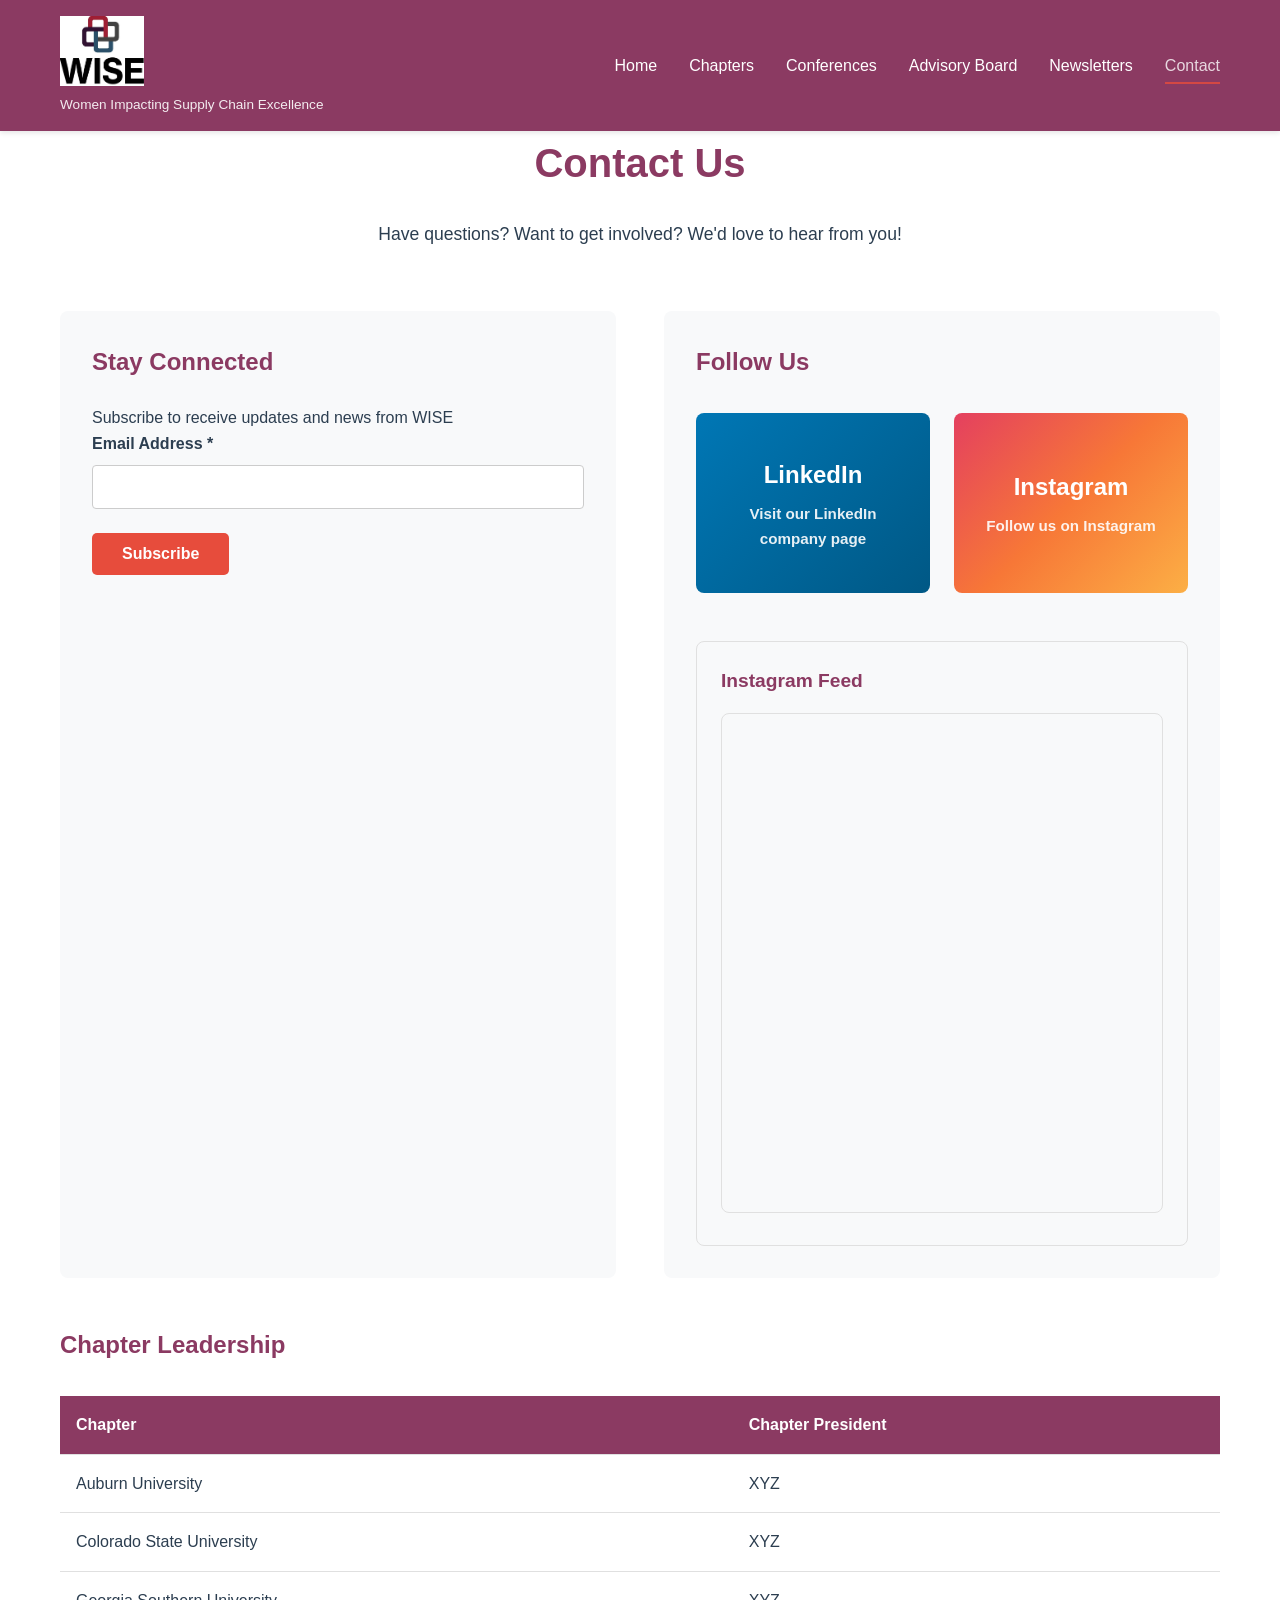
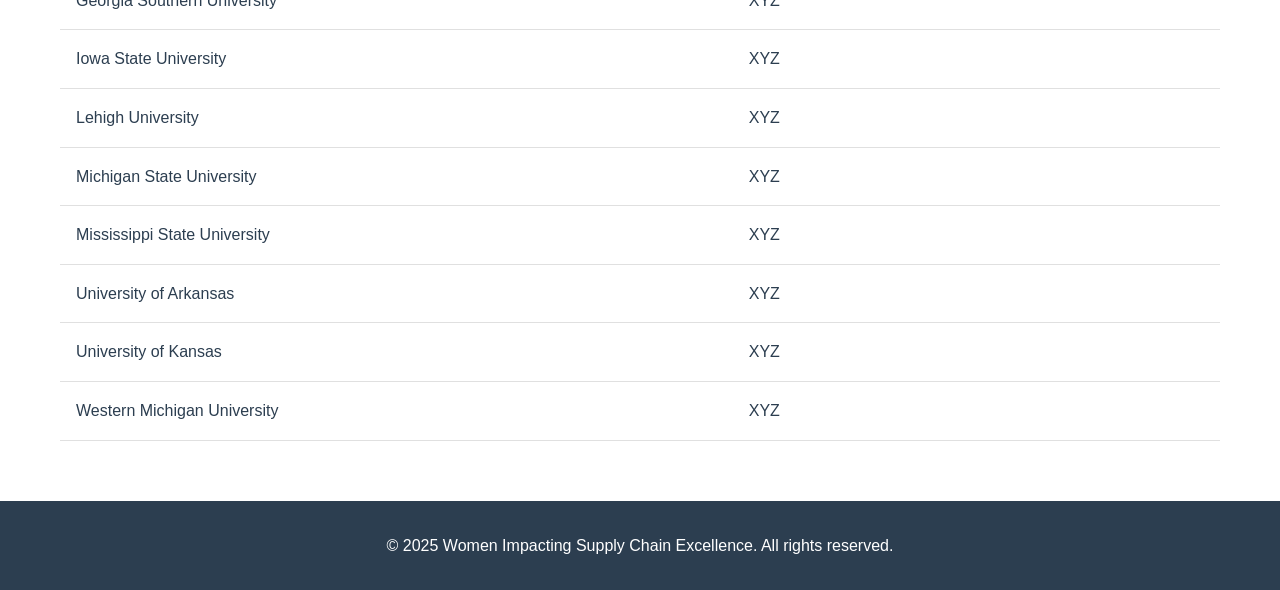
<file: pages/contact.html>
<!DOCTYPE html>
<html lang="en">
<head>
    <meta charset="UTF-8">
    <meta name="viewport" content="width=device-width, initial-scale=1.0">
    <title>Contact - WISE</title>
    <link rel="icon" href="../images/WISE_student_logo-color.jpg" type="image/jpeg">
    <link rel="stylesheet" href="../css/styles.css">
</head>
<body>
    <nav class="navbar">
        <div class="container">
            <div class="logo">
                <img src="../images/WISE_student_logo-color.jpg" alt="WISE Logo" class="logo-img">
                <p class="tagline">Women Impacting Supply Chain Excellence</p>
            </div>
            <ul class="nav-links">
                <li><a href="../index.html">Home</a></li>
                <li><a href="chapters.html">Chapters</a></li>
                <li><a href="conferences.html">Conferences</a></li>
                <li><a href="advisory-board.html">Advisory Board</a></li>
                <li><a href="newsletters.html">Newsletters</a></li>
                <li><a href="contact.html" class="active">Contact</a></li>
            </ul>
            <button class="menu-toggle" id="menuToggle">☰</button>
        </div>
    </nav>

    <main class="container">
        <section class="about">
            <h2>Contact Us</h2>
            <p>Have questions? Want to get involved? We'd love to hear from you!</p>
        </section>

        <section class="contact-section">
            <div class="contact-grid">
                <div class="contact-form">
                    <h2>Stay Connected</h2>
                    <p>Subscribe to receive updates and news from WISE</p>
                    <form id="emailForm">
                        <div class="form-group">
                            <label for="email">Email Address *</label>
                            <input type="email" id="email" name="email" required>
                        </div>
                        <button type="submit" class="btn btn-primary">Subscribe</button>
                    </form>
                    <div id="formMessage"></div>
                </div>

                <div class="contact-info">
                    <h2>Follow Us</h2>
                    <div class="social-links-section">
                        <a href="https://www.linkedin.com/company/wise-connectionsnational/jobs/" target="_blank" rel="noopener" class="social-card linkedin">
                            <h3>LinkedIn</h3>
                            <p>Visit our LinkedIn company page</p>
                        </a>
                        <a href="https://www.instagram.com/wiseconnections/" target="_blank" rel="noopener" class="social-card instagram">
                            <h3>Instagram</h3>
                            <p>Follow us on Instagram</p>
                        </a>
                    </div>

                    <div class="social-feeds">
                        <div class="social-feed">
                            <h3>Instagram Feed</h3>
                            <iframe src="https://www.instagram.com/wiseconnections/embed" width="100%" height="500" frameborder="0" scrolling="no" allowtransparency="true" class="insta-embed"></iframe>
                        </div>
                    </div>
                </div>
            </div>
        </section>

        <section class="chapter-contacts">
            <h2>Chapter Leadership</h2>
            <table>
                <thead>
                    <tr>
                        <th>Chapter</th>
                        <th>Chapter President</th>
                    </tr>
                </thead>
                <tbody>
                    <tr>
                        <td>Auburn University</td>
                        <td>XYZ</td>
                    </tr>
                    <tr>
                        <td>Colorado State University</td>
                        <td>XYZ</td>
                    </tr>
                    <tr>
                        <td>Georgia Southern University</td>
                        <td>XYZ</td>
                    </tr>
                    <tr>
                        <td>Iowa State University</td>
                        <td>XYZ</td>
                    </tr>
                    <tr>
                        <td>Lehigh University</td>
                        <td>XYZ</td>
                    </tr>
                    <tr>
                        <td>Michigan State University</td>
                        <td>XYZ</td>
                    </tr>
                    <tr>
                        <td>Mississippi State University</td>
                        <td>XYZ</td>
                    </tr>
                    <tr>
                        <td>University of Arkansas</td>
                        <td>XYZ</td>
                    </tr>
                    <tr>
                        <td>University of Kansas</td>
                        <td>XYZ</td>
                    </tr>
                    <tr>
                        <td>Western Michigan University</td>
                        <td>XYZ</td>
                    </tr>
                </tbody>
            </table>
        </section>
    </main>

    <footer>
        <div class="container">
            <p>&copy; 2025 Women Impacting Supply Chain Excellence. All rights reserved.</p>
        </div>
    </footer>

    <script src="../js/script.js"></script>
    <script src="../js/contact.js"></script>
</body>
</html>
</file>
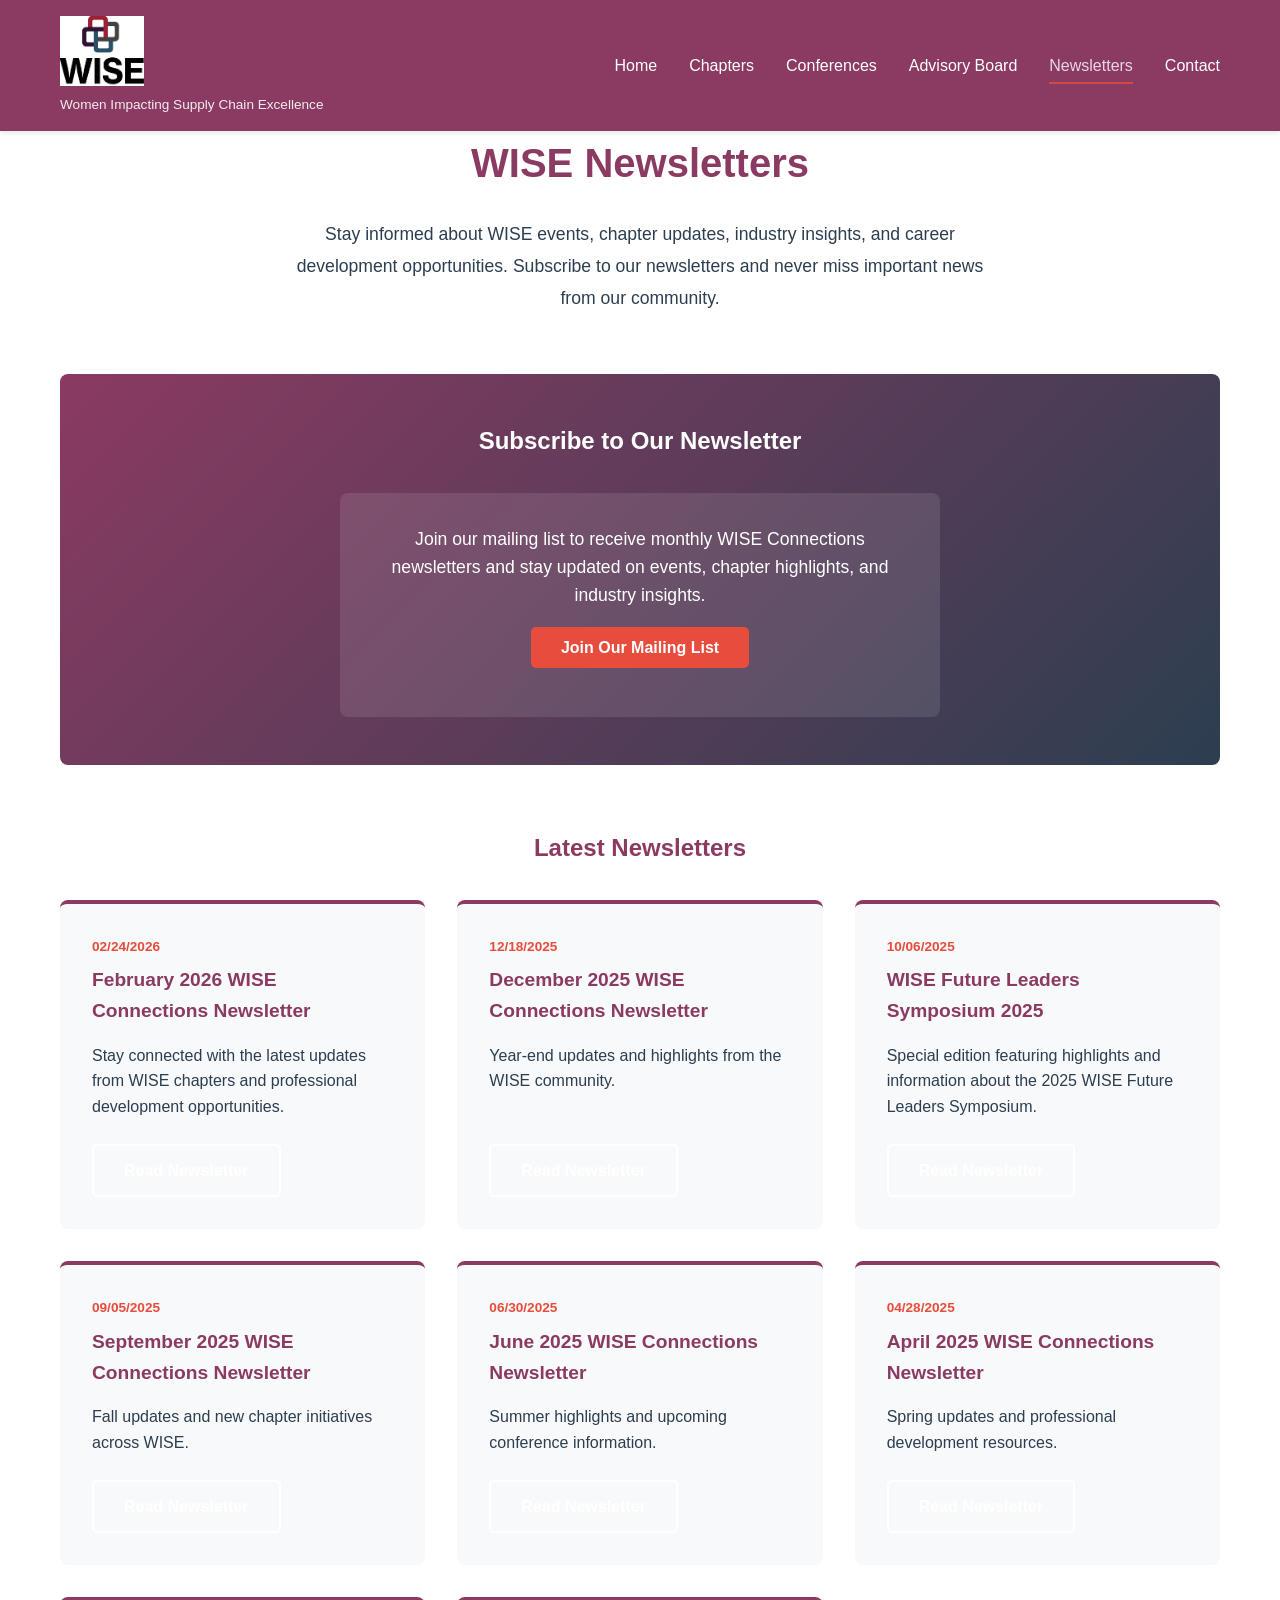
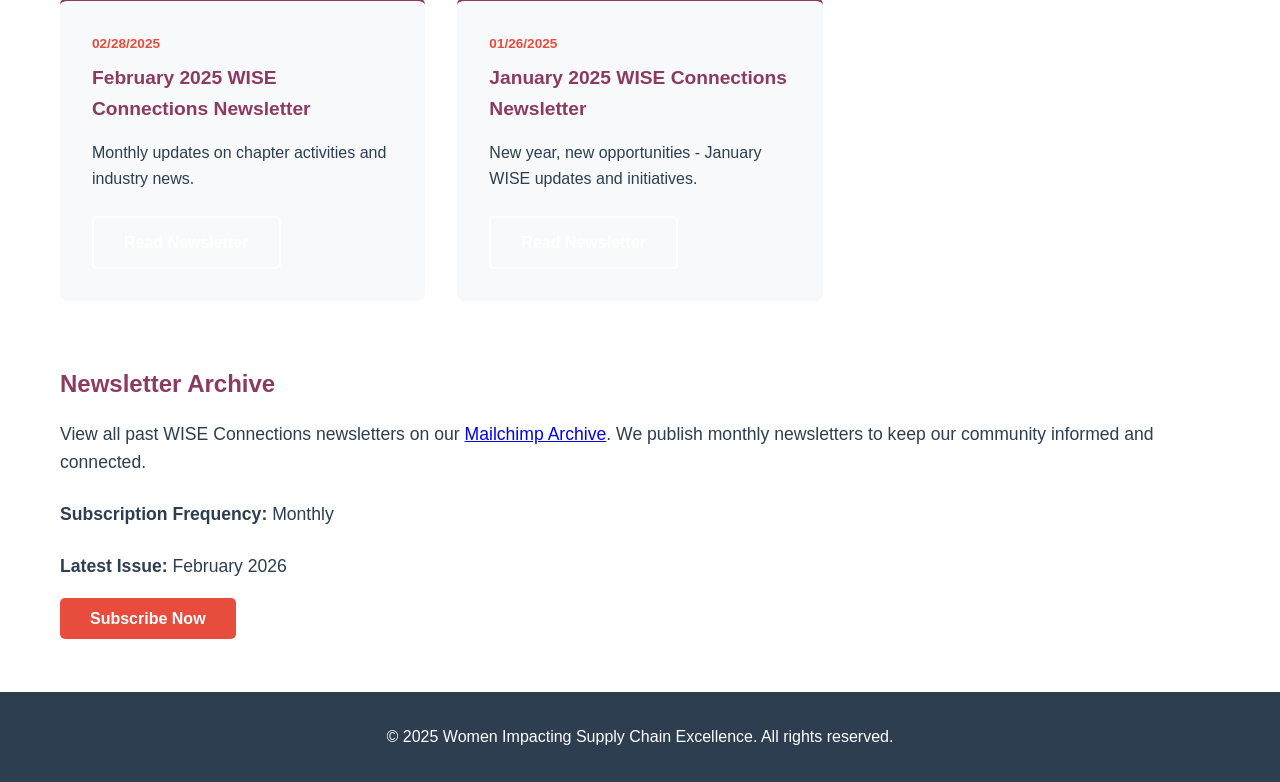
<file: pages/newsletters.html>
<!DOCTYPE html>
<html lang="en">
<head>
    <meta charset="UTF-8">
    <meta name="viewport" content="width=device-width, initial-scale=1.0">
    <title>Newsletters - WISE</title>
    <link rel="icon" href="../images/WISE_student_logo-color.jpg" type="image/jpeg">
    <link rel="stylesheet" href="../css/styles.css">
</head>
<body>
    <nav class="navbar">
        <div class="container">
            <div class="logo">
                <img src="../images/WISE_student_logo-color.jpg" alt="WISE Logo" class="logo-img">
                <p class="tagline">Women Impacting Supply Chain Excellence</p>
            </div>
            <ul class="nav-links">
                <li><a href="../index.html">Home</a></li>
                <li><a href="chapters.html">Chapters</a></li>
                <li><a href="conferences.html">Conferences</a></li>
                <li><a href="advisory-board.html">Advisory Board</a></li>
                <li><a href="newsletters.html" class="active">Newsletters</a></li>
                <li><a href="contact.html">Contact</a></li>
            </ul>
            <button class="menu-toggle" id="menuToggle">☰</button>
        </div>
    </nav>

    <main class="container">
        <section class="about">
            <h2>WISE Newsletters</h2>
            <p>Stay informed about WISE events, chapter updates, industry insights, and career development opportunities. Subscribe to our newsletters and never miss important news from our community.</p>
        </section>

        <section class="newsletter-subscribe">
            <h2>Subscribe to Our Newsletter</h2>
            <div class="subscribe-box">
                <p>Join our mailing list to receive monthly WISE Connections newsletters and stay updated on events, chapter highlights, and industry insights.</p>
                <p><a href="http://eepurl.com/iID8lg" class="btn btn-primary" target="_blank">Join Our Mailing List</a></p>
            </div>
        </section>

        <section class="newsletters-section">
            <h2>Latest Newsletters</h2>
            <div class="newsletter-grid">
                <div class="newsletter-card">
                    <div class="newsletter-date">02/24/2026</div>
                    <h3>February 2026 WISE Connections Newsletter</h3>
                    <p>Stay connected with the latest updates from WISE chapters and professional development opportunities.</p>
                    <a href="http://eepurl.com/jxpMKo" class="btn btn-secondary" target="_blank">Read Newsletter</a>
                </div>

                <div class="newsletter-card">
                    <div class="newsletter-date">12/18/2025</div>
                    <h3>December 2025 WISE Connections Newsletter</h3>
                    <p>Year-end updates and highlights from the WISE community.</p>
                    <a href="http://eepurl.com/jm0bRU" class="btn btn-secondary" target="_blank">Read Newsletter</a>
                </div>

                <div class="newsletter-card">
                    <div class="newsletter-date">10/06/2025</div>
                    <h3>WISE Future Leaders Symposium 2025</h3>
                    <p>Special edition featuring highlights and information about the 2025 WISE Future Leaders Symposium.</p>
                    <a href="http://eepurl.com/jow9GQ" class="btn btn-secondary" target="_blank">Read Newsletter</a>
                </div>

                <div class="newsletter-card">
                    <div class="newsletter-date">09/05/2025</div>
                    <h3>September 2025 WISE Connections Newsletter</h3>
                    <p>Fall updates and new chapter initiatives across WISE.</p>
                    <a href="http://eepurl.com/jl7riY" class="btn btn-secondary" target="_blank">Read Newsletter</a>
                </div>

                <div class="newsletter-card">
                    <div class="newsletter-date">06/30/2025</div>
                    <h3>June 2025 WISE Connections Newsletter</h3>
                    <p>Summer highlights and upcoming conference information.</p>
                    <a href="http://eepurl.com/jhd2I2" class="btn btn-secondary" target="_blank">Read Newsletter</a>
                </div>

                <div class="newsletter-card">
                    <div class="newsletter-date">04/28/2025</div>
                    <h3>April 2025 WISE Connections Newsletter</h3>
                    <p>Spring updates and professional development resources.</p>
                    <a href="http://eepurl.com/jbPW8Q" class="btn btn-secondary" target="_blank">Read Newsletter</a>
                </div>

                <div class="newsletter-card">
                    <div class="newsletter-date">02/28/2025</div>
                    <h3>February 2025 WISE Connections Newsletter</h3>
                    <p>Monthly updates on chapter activities and industry news.</p>
                    <a href="http://eepurl.com/i-htRc" class="btn btn-secondary" target="_blank">Read Newsletter</a>
                </div>

                <div class="newsletter-card">
                    <div class="newsletter-date">01/26/2025</div>
                    <h3>January 2025 WISE Connections Newsletter</h3>
                    <p>New year, new opportunities - January WISE updates and initiatives.</p>
                    <a href="http://eepurl.com/i7KO-o" class="btn btn-secondary" target="_blank">Read Newsletter</a>
                </div>
            </div>
        </section>

        <section class="newsletter-archive">
            <h2>Newsletter Archive</h2>
            <p>View all past WISE Connections newsletters on our <a href="https://us22.campaign-archive.com/home/?u=f3e434628540527b4533da049&id=a6ece3f282" target="_blank">Mailchimp Archive</a>. We publish monthly newsletters to keep our community informed and connected.</p>
            <div class="archive-info">
                <p><strong>Subscription Frequency:</strong> Monthly</p>
                <p><strong>Latest Issue:</strong> February 2026</p>
                <p><a href="http://eepurl.com/iID8lg" class="btn btn-primary" target="_blank">Subscribe Now</a></p>
            </div>
    </main>

    <footer>
        <div class="container">
            <p>&copy; 2025 Women Impacting Supply Chain Excellence. All rights reserved.</p>
        </div>
    </footer>

    <script src="../js/script.js"></script>
</body>
</html>
</file>
<file: css/styles.css>
* {
    margin: 0;
    padding: 0;
    box-sizing: border-box;
}

:root {
    --primary-color: #8B3A62;
    --secondary-color: #2C3E50;
    --accent-color: #E74C3C;
    --light-bg: #F8F9FA;
    --text-dark: #2C3E50;
    --text-light: #FFFFFF;
}

body {
    font-family: 'Segoe UI', Tahoma, Geneva, Verdana, sans-serif;
    line-height: 1.6;
    color: var(--text-dark);
    background-color: #FFFFFF;
}

.container {
    max-width: 1200px;
    margin: 0 auto;
    padding: 0 20px;
}

/* Navbar */
.navbar {
    background-color: var(--primary-color);
    color: var(--text-light);
    padding: 1rem 0;
    position: sticky;
    top: 0;
    z-index: 100;
    box-shadow: 0 2px 5px rgba(0, 0, 0, 0.1);
}

.navbar .container {
    display: flex;
    justify-content: space-between;
    align-items: center;
}

.logo h1 {
    font-size: 2rem;
    margin-bottom: 0.25rem;
}

.logo .tagline {
    font-size: 0.85rem;
    opacity: 0.9;
}

.logo-img {
    height: 70px;
    width: auto;
    object-fit: contain;
}

.nav-links {
    display: flex;
    list-style: none;
    gap: 2rem;
}

.nav-links a {
    color: var(--text-light);
    text-decoration: none;
    font-weight: 500;
    transition: opacity 0.3s ease;
}

.nav-links a:hover,
.nav-links a.active {
    opacity: 0.8;
    border-bottom: 2px solid var(--accent-color);
    padding-bottom: 0.5rem;
}

.menu-toggle {
    display: none;
    background: none;
    border: none;
    color: var(--text-light);
    font-size: 1.5rem;
    cursor: pointer;
}

/* Hero Section */
.hero {
    background: linear-gradient(135deg, var(--primary-color) 0%, var(--secondary-color) 100%);
    color: var(--text-light);
    padding: 100px 20px;
    text-align: center;
}

.hero-content h2 {
    font-size: 3rem;
    margin-bottom: 1rem;
}

.hero-content p {
    font-size: 1.2rem;
    margin-bottom: 2rem;
    opacity: 0.95;
}

.cta-buttons {
    display: flex;
    gap: 1rem;
    justify-content: center;
    flex-wrap: wrap;
}

.btn {
    padding: 12px 30px;
    border-radius: 5px;
    text-decoration: none;
    font-weight: 600;
    transition: all 0.3s ease;
    cursor: pointer;
    border: none;
    font-size: 1rem;
}

.btn-primary {
    background-color: var(--accent-color);
    color: var(--text-light);
}

.btn-primary:hover {
    background-color: #c0392b;
    transform: translateY(-2px);
}

.btn-secondary {
    background-color: transparent;
    color: var(--text-light);
    border: 2px solid var(--text-light);
}

.btn-secondary:hover {
    background-color: var(--text-light);
    color: var(--primary-color);
}

/* Main Content */
main {
    padding: 60px 20px;
}

.about {
    text-align: center;
    margin-bottom: 60px;
}

.about h2 {
    font-size: 2.5rem;
    margin-bottom: 1.5rem;
    color: var(--primary-color);
}

.about p {
    font-size: 1.1rem;
    max-width: 700px;
    margin: 0 auto;
    line-height: 1.8;
}

/* Featured Section */
.featured h2 {
    font-size: 2.5rem;
    text-align: center;
    margin-bottom: 3rem;
    color: var(--primary-color);
}

.cards-grid {
    display: grid;
    grid-template-columns: repeat(auto-fit, minmax(280px, 1fr));
    gap: 2rem;
}

.card {
    background-color: var(--light-bg);
    padding: 2rem;
    border-radius: 8px;
    text-align: center;
    transition: all 0.3s ease;
    border: 1px solid #E0E0E0;
}

.card:hover {
    box-shadow: 0 5px 15px rgba(139, 58, 98, 0.2);
    transform: translateY(-5px);
}

.card h3 {
    margin-bottom: 1rem;
    color: var(--primary-color);
    font-size: 1.5rem;
}

.card p {
    line-height: 1.6;
}

.conference-highlights {
    margin: 4rem 0;
    background-color: var(--light-bg);
    padding: 3rem;
    border-radius: 8px;
}

.conference-highlights h2 {
    color: var(--primary-color);
    margin-bottom: 1rem;
    font-size: 2rem;
}

.conference-highlights p {
    margin-bottom: 2rem;
    line-height: 1.6;
    font-size: 1.05rem;
}

/* Conference Photo Gallery */
.conference-gallery,
.photo-gallery-grid {
    display: grid;
    grid-template-columns: repeat(auto-fit, minmax(250px, 1fr));
    gap: 1.5rem;
    margin: 2rem 0;
}

.conf-photo,
.gallery-photo {
    width: 100%;
    height: 300px;
    object-fit: cover;
    border-radius: 8px;
    box-shadow: 0 4px 12px rgba(0, 0, 0, 0.15);
    transition: all 0.3s ease;
}

.conf-photo:hover,
.gallery-photo:hover {
    transform: scale(1.05);
    box-shadow: 0 8px 20px rgba(139, 58, 98, 0.3);
}

.conference-photo-gallery {
    margin: 3rem 0;
}

.conference-photo-gallery h2 {
    color: var(--primary-color);
    margin-bottom: 2rem;
    font-size: 1.8rem;
}

.conference-links {
    display: flex;
    gap: 1rem;
    flex-wrap: wrap;
    justify-content: center;
}

.conference-links .btn {
    min-width: 200px;
}

/* Footer */
footer {
    background-color: var(--secondary-color);
    color: var(--text-light);
    text-align: center;
    padding: 2rem 0;
    margin-top: 60px;
}

/* Table Styles */
table {
    width: 100%;
    border-collapse: collapse;
    margin: 2rem 0;
    background-color: #FFF;
}

table thead {
    background-color: var(--primary-color);
    color: var(--text-light);
}

table th,
table td {
    padding: 1rem;
    text-align: left;
    border-bottom: 1px solid #E0E0E0;
}

table tbody tr:hover {
    background-color: var(--light-bg);
}

/* Responsive Design */
@media (max-width: 768px) {
    .nav-links {
        display: none;
        flex-direction: column;
        gap: 1rem;
        position: absolute;
        top: 100%;
        left: 0;
        right: 0;
        background-color: var(--primary-color);
        padding: 1rem;
        text-align: center;
    }

    .nav-links.active {
        display: flex;
    }

    .menu-toggle {
        display: block;
    }

    .hero-content h2 {
        font-size: 2rem;
    }

    .cta-buttons {
        flex-direction: column;
    }

    .btn {
        width: 100%;
    }

    .about h2,
    .featured h2 {
        font-size: 2rem;
    }

    main {
        padding: 40px 20px;
    }
}

/* Chapters Page Styles */
.chapters-grid {
    display: grid;
    grid-template-columns: repeat(auto-fit, minmax(300px, 1fr));
    gap: 2rem;
    margin: 3rem 0;
}

.chapter-card {
    background-color: var(--light-bg);
    padding: 2rem;
    border-radius: 8px;
    border-left: 5px solid var(--primary-color);
    transition: all 0.3s ease;
}

.chapter-card:hover {
    box-shadow: 0 5px 15px rgba(139, 58, 98, 0.2);
    transform: translateY(-5px);
}

.chapter-card h3 {
    color: var(--primary-color);
    margin-bottom: 1rem;
}

.chapter-card p {
    margin-bottom: 0.8rem;
    line-height: 1.6;
}

/* University Grid */
.university-grid {
    display: grid;
    grid-template-columns: repeat(auto-fit, minmax(200px, 1fr));
    gap: 1.5rem;
    margin: 2rem 0;
}

.university-tile {
    background-color: var(--primary-color);
    color: var(--text-light);
    padding: 1.5rem;
    border-radius: 8px;
    text-align: center;
    font-weight: 600;
    transition: all 0.3s ease;
    box-shadow: 0 2px 8px rgba(0, 0, 0, 0.1);
}

.university-tile:hover {
    transform: translateY(-5px);
    box-shadow: 0 8px 16px rgba(139, 58, 98, 0.3);
}

/* Resource Box */
.resource-box {
    background-color: var(--light-bg);
    padding: 2rem;
    border-radius: 8px;
    border-left: 5px solid var(--accent-color);
    margin: 2rem 0;
}

.resource-box h3 {
    color: var(--primary-color);
    margin-bottom: 1rem;
    font-size: 1.3rem;
}

.resource-box p {
    margin-bottom: 1rem;
    line-height: 1.6;
}

.chapter-info {
    margin: 3rem 0;
}

.info-cards {
    display: grid;
    grid-template-columns: repeat(auto-fit, minmax(250px, 1fr));
    gap: 2rem;
    margin-top: 2rem;
}

.info-card {
    background-color: var(--light-bg);
    padding: 2rem;
    border-radius: 8px;
    text-align: center;
}

.info-card h3 {
    color: var(--primary-color);
    margin-bottom: 1rem;
}

/* Conferences Page Styles */
.current-conference {
    background-color: var(--light-bg);
    padding: 3rem;
    border-radius: 8px;
    margin: 3rem 0;
    border-left: 5px solid var(--accent-color);
}

.conference-feature {
    background-color: #FFF;
    padding: 2rem;
    border-radius: 8px;
    margin-top: 1.5rem;
}

.conference-feature h3 {
    color: var(--primary-color);
    font-size: 1.8rem;
    margin-bottom: 1rem;
}

.conference-feature p {
    margin-bottom: 1rem;
    line-height: 1.6;
}

.past-conferences {
    margin: 4rem 0;
}

.conference-timeline {
    position: relative;
}

.conference-item {
    display: grid;
    grid-template-columns: 100px 1fr;
    gap: 2rem;
    margin-bottom: 2rem;
    padding-bottom: 2rem;
    border-bottom: 1px solid #E0E0E0;
}

.conference-item:last-child {
    border-bottom: none;
}

.conference-item .year {
    font-size: 1.8rem;
    font-weight: bold;
    color: var(--primary-color);
}

.conference-details {
    background-color: var(--light-bg);
    padding: 1.5rem;
    border-radius: 8px;
}

.conference-details h3 {
    color: var(--primary-color);
    margin-bottom: 0.8rem;
}

.conference-details p {
    margin-bottom: 0.5rem;
}

.benefits-grid {
    display: grid;
    grid-template-columns: repeat(auto-fit, minmax(250px, 1fr));
    gap: 2rem;
    margin-top: 2rem;
}

.benefit {
    background-color: var(--light-bg);
    padding: 2rem;
    border-radius: 8px;
    text-align: center;
}

.benefit h3 {
    color: var(--primary-color);
    margin-bottom: 1rem;
    font-size: 1.3rem;
}

/* Advisory Board Page Styles */
.advisory-section {
    margin: 4rem 0;
}

.advisory-section h2 {
    color: var(--primary-color);
    margin-bottom: 2rem;
    font-size: 2rem;
}

.board-grid {
    display: grid;
    grid-template-columns: repeat(auto-fit, minmax(300px, 1fr));
    gap: 2rem;
    margin-bottom: 2rem;
}

.board-member {
    background-color: var(--light-bg);
    padding: 2rem;
    border-radius: 8px;
    border-left: 4px solid var(--primary-color);
    transition: all 0.3s ease;
}

.board-member:hover {
    box-shadow: 0 5px 15px rgba(139, 58, 98, 0.2);
    transform: translateY(-3px);
}

.member-info h3 {
    color: var(--primary-color);
    margin-bottom: 0.5rem;
    font-size: 1.3rem;
}

.member-info .title {
    font-weight: 600;
    color: var(--accent-color);
    margin-bottom: 0.3rem;
}

.member-info .company {
    font-style: italic;
    color: var(--secondary-color);
    margin-bottom: 0.8rem;
}

.member-info .bio {
    line-height: 1.6;
    color: var(--text-dark);
}

.past-board-container {
    display: grid;
    gap: 3rem;
}

.board-filter {
    background-color: var(--light-bg);
    padding: 1.5rem;
    border-radius: 8px;
    margin-bottom: 2rem;
    display: flex;
    align-items: center;
    gap: 1rem;
    flex-wrap: wrap;
}

.board-filter label {
    font-weight: 600;
    color: var(--text-dark);
    font-size: 1rem;
}

.dropdown-filter {
    padding: 0.75rem 1rem;
    border: 2px solid var(--primary-color);
    border-radius: 4px;
    font-size: 1rem;
    color: var(--text-dark);
    background-color: #FFF;
    cursor: pointer;
    font-weight: 500;
    transition: all 0.3s ease;
}

.dropdown-filter:hover {
    background-color: var(--light-bg);
}

.dropdown-filter:focus {
    outline: none;
    border-color: var(--accent-color);
    box-shadow: 0 0 5px rgba(139, 58, 98, 0.3);
}

.past-board-period {
    background-color: var(--light-bg);
    padding: 2rem;
    border-radius: 8px;
}

.past-board-period h3 {
    color: var(--primary-color);
    margin-bottom: 1.5rem;
    font-size: 1.3rem;
}

.past-board-table {
    width: 100%;
    border-collapse: collapse;
    background-color: #FFF;
}

.past-board-table thead {
    background-color: var(--primary-color);
    color: var(--text-light);
}

.past-board-table th,
.past-board-table td {
    padding: 1rem;
    text-align: left;
    border-bottom: 1px solid #E0E0E0;
}

.past-board-table tbody tr:hover {
    background-color: var(--light-bg);
}

/* Photo Gallery Styles */
.photo-gallery {
    display: grid;
    grid-template-columns: repeat(auto-fill, minmax(200px, 1fr));
    gap: 1.5rem;
    margin-top: 1.5rem;
}

.board-photo-card {
    background-color: #FFF;
    border-radius: 8px;
    overflow: hidden;
    box-shadow: 0 3px 10px rgba(0, 0, 0, 0.1);
    transition: all 0.3s ease;
    text-align: center;
}

.board-photo-card:hover {
    transform: translateY(-5px);
    box-shadow: 0 8px 20px rgba(139, 58, 98, 0.3);
}

.board-photo {
    width: 100%;
    height: 250px;
    object-fit: cover;
    display: block;
}

.photo-name {
    padding: 1rem;
    font-weight: 600;
    color: var(--primary-color);
    font-size: 0.95rem;
    margin: 0;
}

.advisory-info {
    margin: 4rem 0;
}

.advisory-info h2 {
    color: var(--primary-color);
    text-align: center;
    margin-bottom: 2rem;
}

.mission-cards {
    display: grid;
    grid-template-columns: repeat(auto-fit, minmax(250px, 1fr));
    gap: 2rem;
}

.mission-card {
    background-color: var(--light-bg);
    padding: 2rem;
    border-radius: 8px;
    text-align: center;
    border-top: 4px solid var(--primary-color);
}

.mission-card h3 {
    color: var(--primary-color);
    margin-bottom: 1rem;
    font-size: 1.2rem;
}

.mission-card p {
    line-height: 1.6;
}

/* Newsletters Page Styles */
.newsletter-subscribe {
    background: linear-gradient(135deg, var(--primary-color) 0%, var(--secondary-color) 100%);
    color: var(--text-light);
    padding: 3rem;
    border-radius: 8px;
    margin: 3rem 0;
    text-align: center;
}

.newsletter-subscribe h2 {
    color: var(--text-light);
    margin-bottom: 2rem;
}

.subscribe-box {
    max-width: 600px;
    margin: 0 auto;
    background-color: rgba(255, 255, 255, 0.1);
    padding: 2rem;
    border-radius: 8px;
}

.subscribe-box p {
    margin-bottom: 1.5rem;
    font-size: 1.1rem;
}

#newsletterForm {
    text-align: left;
}

#newsletterForm .form-group {
    margin-bottom: 1rem;
}

#newsletterForm input[type="text"],
#newsletterForm input[type="email"] {
    width: 100%;
    padding: 0.75rem;
    border: none;
    border-radius: 4px;
    font-size: 1rem;
}

#newsletterForm input[type="text"]:focus,
#newsletterForm input[type="email"]:focus {
    outline: none;
    box-shadow: 0 0 5px rgba(255, 255, 255, 0.5);
}

.checkbox-group {
    margin-bottom: 1.5rem;
}

.checkbox-group label {
    display: inline-block;
    margin-right: 1.5rem;
    margin-bottom: 0.5rem;
    cursor: pointer;
    color: var(--text-light);
    font-weight: 500;
}

.checkbox-group input[type="checkbox"] {
    margin-right: 0.5rem;
    cursor: pointer;
}

#subscribeMessage {
    margin-top: 1rem;
}

.newsletters-section {
    margin: 4rem 0;
}

.newsletters-section h2 {
    color: var(--primary-color);
    margin-bottom: 2rem;
    text-align: center;
}

.newsletter-grid {
    display: grid;
    grid-template-columns: repeat(auto-fit, minmax(300px, 1fr));
    gap: 2rem;
    margin-bottom: 3rem;
}

.newsletter-card {
    background-color: var(--light-bg);
    padding: 2rem;
    border-radius: 8px;
    border-top: 4px solid var(--primary-color);
    transition: all 0.3s ease;
    display: flex;
    flex-direction: column;
}

.newsletter-card:hover {
    box-shadow: 0 5px 15px rgba(139, 58, 98, 0.2);
    transform: translateY(-5px);
}

.newsletter-date {
    color: var(--accent-color);
    font-weight: 600;
    font-size: 0.85rem;
    text-transform: uppercase;
    margin-bottom: 0.5rem;
}

.newsletter-card h3 {
    color: var(--primary-color);
    margin-bottom: 1rem;
    font-size: 1.2rem;
}

.newsletter-card p {
    flex-grow: 1;
    margin-bottom: 1.5rem;
    line-height: 1.6;
}

.newsletter-card .btn {
    align-self: flex-start;
}

.newsletter-archive {
    margin: 3rem 0;
}

.newsletter-archive h2 {
    color: var(--primary-color);
    margin-bottom: 1rem;
}

.newsletter-archive p {
    margin-bottom: 1.5rem;
    font-size: 1.1rem;
}

.archive-buttons {
    display: flex;
    gap: 1rem;
    margin-bottom: 2rem;
    flex-wrap: wrap;
}

.archive-btn {
    padding: 0.75rem 1.5rem;
    border: 2px solid var(--primary-color);
    background-color: transparent;
    color: var(--primary-color);
    border-radius: 4px;
    cursor: pointer;
    font-weight: 600;
    transition: all 0.3s ease;
}

.archive-btn:hover {
    background-color: var(--primary-color);
    color: var(--text-light);
}

.archive-table {
    width: 100%;
    border-collapse: collapse;
    background-color: #FFF;
    margin-top: 2rem;
}

.archive-table thead {
    background-color: var(--primary-color);
    color: var(--text-light);
}

.archive-table th,
.archive-table td {
    padding: 1rem;
    text-align: left;
    border-bottom: 1px solid #E0E0E0;
}

.archive-table tbody tr:hover {
    background-color: var(--light-bg);
}

.table-link {
    color: var(--primary-color);
    text-decoration: none;
    font-weight: 600;
}

.table-link:hover {
    text-decoration: underline;
}

.contact-grid {
    display: grid;
    grid-template-columns: 1fr 1fr;
    gap: 3rem;
}

.contact-form,
.contact-info {
    padding: 2rem;
    background-color: var(--light-bg);
    border-radius: 8px;
}

.contact-form h2,
.contact-info h2 {
    color: var(--primary-color);
    margin-bottom: 1.5rem;
}

.form-group {
    margin-bottom: 1.5rem;
}

.form-group label {
    display: block;
    margin-bottom: 0.5rem;
    font-weight: 600;
    color: var(--text-dark);
}

.form-group input,
.form-group select,
.form-group textarea {
    width: 100%;
    padding: 0.75rem;
    border: 1px solid #CCC;
    border-radius: 4px;
    font-family: inherit;
    font-size: 1rem;
}

.form-group input:focus,
.form-group select:focus,
.form-group textarea:focus {
    outline: none;
    border-color: var(--primary-color);
    box-shadow: 0 0 5px rgba(139, 58, 98, 0.3);
}

#formMessage {
    margin-top: 1rem;
    min-height: 20px;
}

.info-box {
    margin-bottom: 2rem;
    padding-bottom: 1.5rem;
    border-bottom: 1px solid #DDD;
}

.info-box:last-child {
    border-bottom: none;
}

.info-box h3 {
    color: var(--primary-color);
    margin-bottom: 0.8rem;
}

.info-box p {
    margin-bottom: 0.5rem;
}

.info-box a {
    color: var(--primary-color);
    text-decoration: none;
}

.info-box a:hover {
    text-decoration: underline;
}

.social-link {
    color: var(--primary-color);
    text-decoration: none;
    margin: 0 0.5rem;
}

/* Social Links Section */
.social-links-section {
    display: grid;
    grid-template-columns: repeat(auto-fit, minmax(200px, 1fr));
    gap: 1.5rem;
    margin-top: 2rem;
}

.social-card {
    display: flex;
    flex-direction: column;
    justify-content: center;
    align-items: center;
    padding: 2rem;
    border-radius: 8px;
    text-decoration: none;
    color: white;
    font-weight: 600;
    transition: all 0.3s ease;
    text-align: center;
    min-height: 180px;
}

.social-card h3 {
    margin: 0 0 0.5rem 0;
    font-size: 1.5rem;
}

.social-card p {
    margin: 0;
    font-size: 0.95rem;
    opacity: 0.9;
}

.social-card:hover {
    transform: translateY(-5px);
    box-shadow: 0 8px 20px rgba(0, 0, 0, 0.2);
}

.social-card.linkedin {
    background: linear-gradient(135deg, #0077B5 0%, #005885 100%);
}

.social-card.instagram {
    background: linear-gradient(135deg, #E4405F 0%, #F77737 50%, #FCAF45 100%);
}

/* Social Media Feeds */
.social-feeds {
    display: grid;
    grid-template-columns: repeat(auto-fit, minmax(300px, 1fr));
    gap: 2rem;
    margin-top: 3rem;
}

.social-feed {
    background-color: var(--light-bg);
    padding: 1.5rem;
    border-radius: 8px;
    border: 1px solid #E0E0E0;
}

.social-feed h3 {
    color: var(--primary-color);
    margin-bottom: 1rem;
    font-size: 1.2rem;
}

.social-feed iframe {
    border-radius: 8px;
    border: 1px solid #E0E0E0;
}

.insta-embed {
    max-width: 100%;
}

.chapter-contacts {
    margin: 3rem 0;
}

.chapter-contacts h2 {
    color: var(--primary-color);
    margin-bottom: 1.5rem;
}

/* Responsive Adjustments */
@media (max-width: 768px) {
    .contact-grid {
        grid-template-columns: 1fr;
    }

    .conference-item {
        grid-template-columns: 1fr;
    }

    .conference-item .year {
        background-color: var(--primary-color);
        color: var(--text-light);
        padding: 0.5rem;
        border-radius: 4px;
        display: inline-block;
    }

    .chapter-card {
        border-left: none;
        border-top: 5px solid var(--primary-color);
    }
}

@media (max-width: 480px) {
    .hero {
        padding: 60px 20px;
    }

    .hero-content h2 {
        font-size: 1.5rem;
    }

    .logo h1 {
        font-size: 1.5rem;
    }

    .logo .tagline {
        display: none;
    }

    .chapters-grid,
    .cards-grid,
    .benefits-grid,
    .info-cards {
        grid-template-columns: 1fr;
    }

    table {
        font-size: 0.9rem;
    }

    table th,
    table td {
        padding: 0.75rem 0.5rem;
    }
}
</file>
